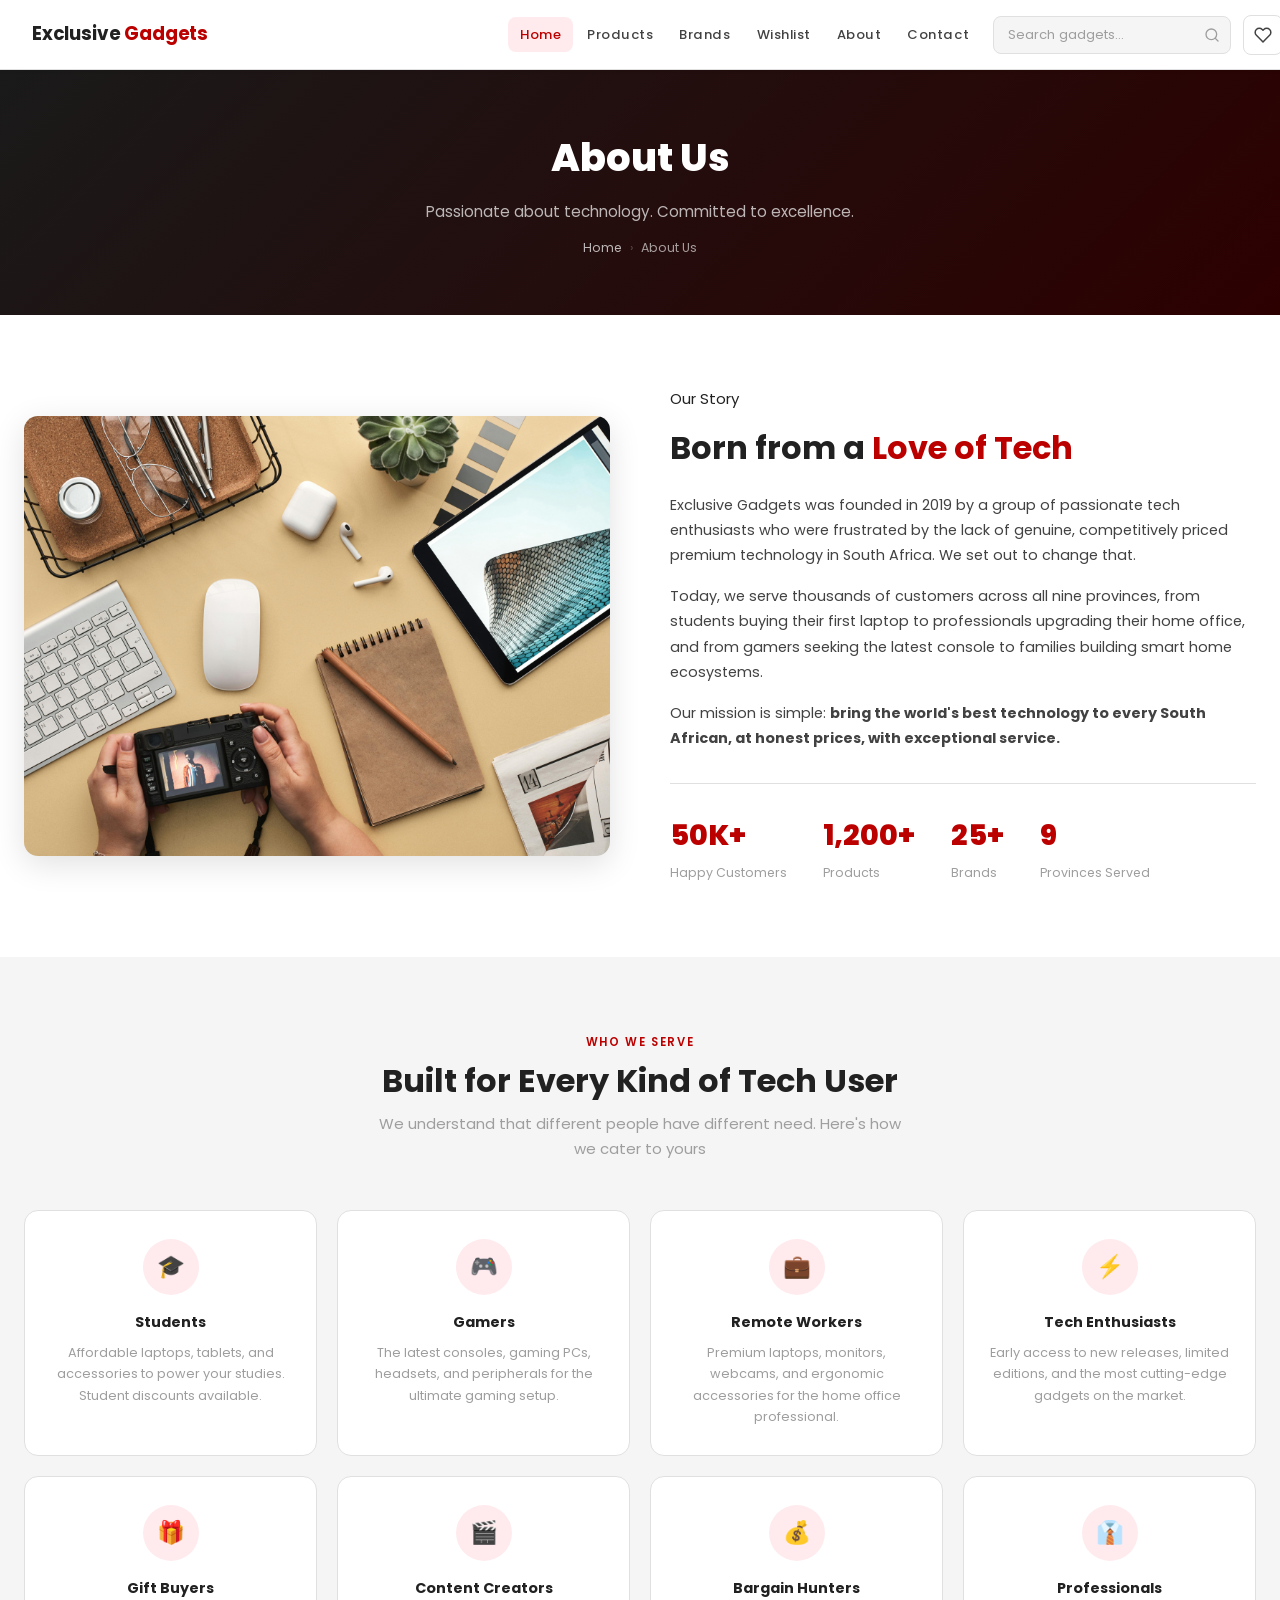
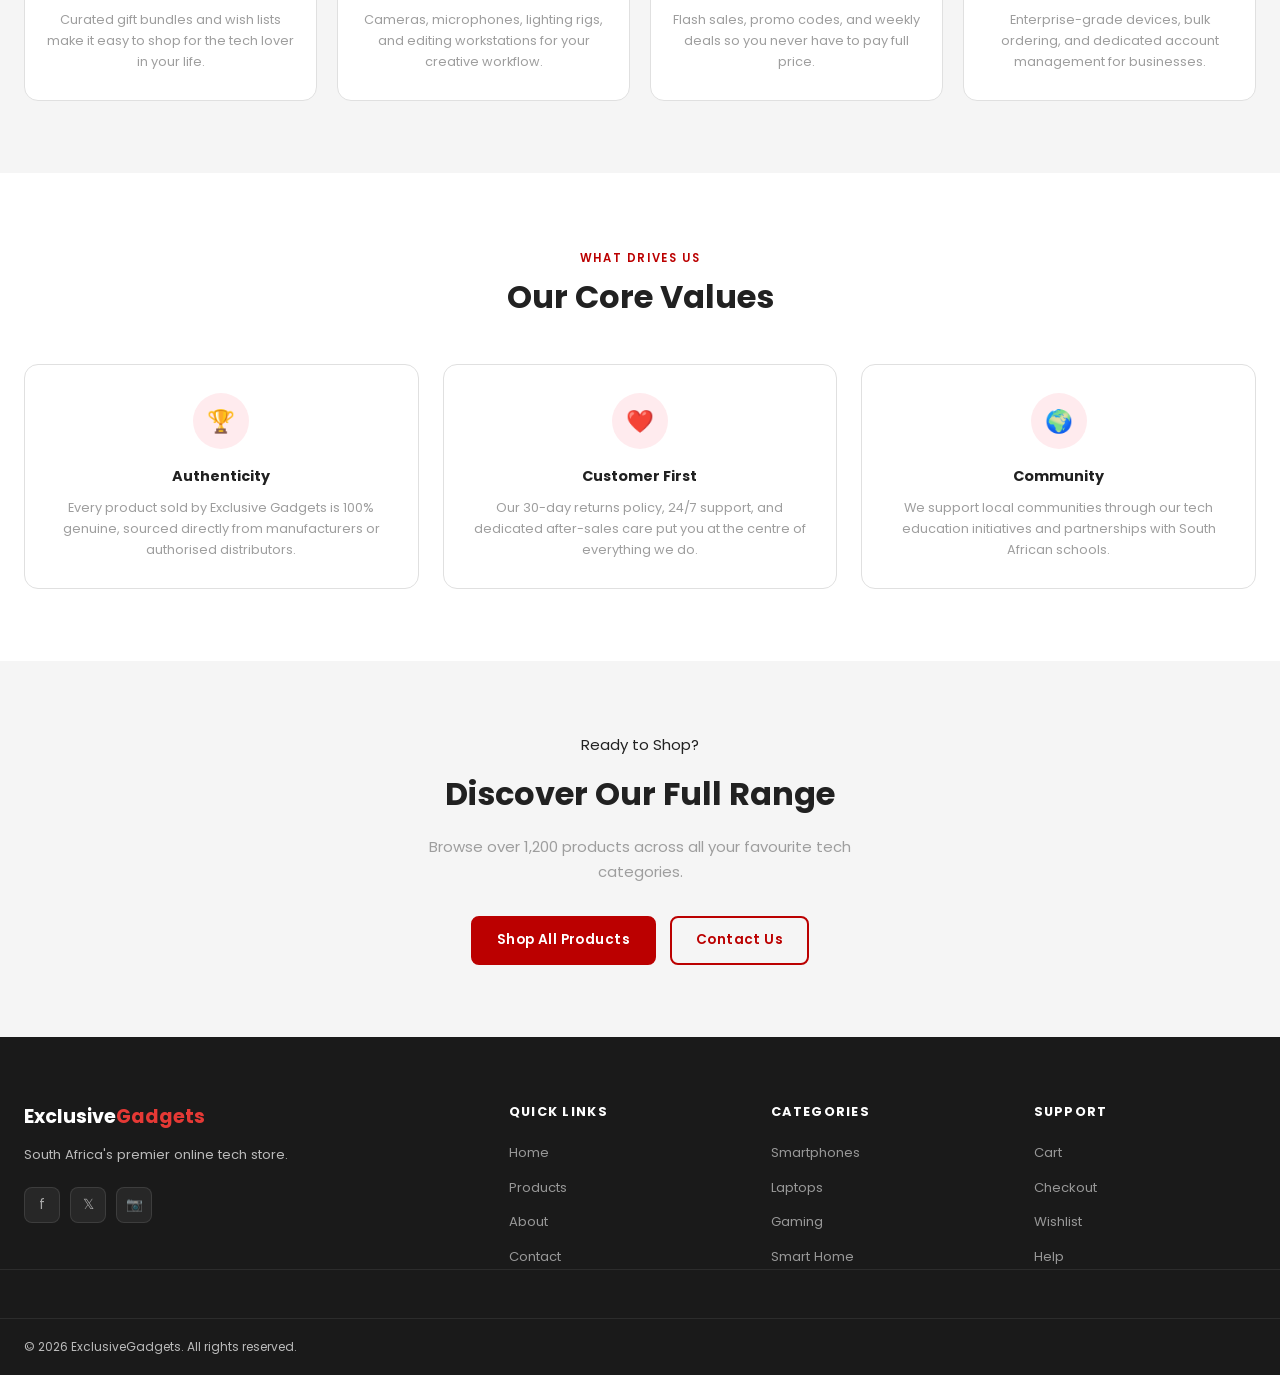
<file: About.html>
<!DOCTYPE html>

<html>
    <head>
        <link href="css/styles.css" rel="stylesheet">
        <meta name="viewport" content="width=device-width, initial-scale=1">
        <title>About Us | Exclusive Gadgets</title>
    </head>

    <body>
        <nav class="navbar">
            <!-- Logo -->
            <div class="nav-mark">
                <a href="home.html" class="nav-brand">Exclusive<span>Gadgets</span></a>
            </div>

            <!-- Right side: links + search + cart -->
            <div class="nav-right">
                <ul class="nav-links">
                    <li><a href="home.html"     class="active">Home</a></li>
                    <li><a href="Products.html">Products</a></li>
                    <li><a href="Brands.html">Brands</a></li>
                    <li><a href="Wishlist.html">Wishlist</a></li>
                    <li><a href="About.html">About</a></li>
                    <li><a href="Contact.html">Contact</a></li>
                </ul>

                <!-- Search bar -->
                <div class="nav-search">
                    <input type="text" placeholder="Search gadgets…" aria-label="Search products" />
                    <button aria-label="Search">
                        <svg width="16" height="16" viewBox="0 0 24 24" fill="none" stroke="currentColor" stroke-width="2" stroke-linecap="round" stroke-linejoin="round">
                            <circle cx="11" cy="11" r="8"/><line x1="21" y1="21" x2="16.65" y2="16.65"/>
                        </svg>
                    </button>
                </div>

                <!-- Wishlist icon -->
                <a href="Wishlist.html" class="nav-wishlist" aria-label="Wishlist">
                    <svg width="18" height="18" viewBox="0 0 24 24" fill="none" stroke="currentColor" stroke-width="2" stroke-linecap="round" stroke-linejoin="round">
                        <path d="M20.84 4.61a5.5 5.5 0 0 0-7.78 0L12 5.67l-1.06-1.06a5.5 5.5 0 0 0-7.78 7.78l1.06 1.06L12 21.23l7.78-7.78 1.06-1.06a5.5 5.5 0 0 0 0-7.78z"/>
                    </svg>
                </a>

                <!-- Cart icon -->
                <a href="Cart.html" class="nav-cart" aria-label="Shopping Cart">
                    <svg width="20" height="20" viewBox="0 0 24 24" fill="none" stroke="currentColor" stroke-width="2" stroke-linecap="round" stroke-linejoin="round">
                        <path d="M6 2 3 6v14a2 2 0 0 0 2 2h14a2 2 0 0 0 2-2V6l-3-4z"/>
                        <line x1="3" y1="6" x2="21" y2="6"/>
                        <path d="M16 10a4 4 0 0 1-8 0"/>
                    </svg>
                    <span class="cart-count">3</span>
                </a>
            </div>
        </nav>

        <div class="page-header">
            <h1>About Us</h1>
            <p>Passionate about technology. Committed to excellence.</p>
            <div class="breadcrumb">
                <a href="home.html">Home</a>
                <span class="breadcrumb-sep">›</span>
                <span>About Us</span>
            </div>
        </div>

        <main>

            <!-- Our Story -->
            <section class="section">
                <div class="container">
                    <div class="about-grid">
                        <div class="about-img">
                            <img
                                src="Images/products_background.jpg"
                                alt="Exclusive Gadgets team working on tech"
                            />
                        </div>
                        <div class="about-text">
                            <span class="eyebrow" style="display:block;margin-bottom:10px;">Our Story</span>
                            <h2>Born from a <span>Love of Tech</span></h2>
                            <p>
                                Exclusive Gadgets was founded in 2019 by a group of passionate tech enthusiasts who were
                                frustrated by the lack of genuine, competitively priced premium technology in South Africa.
                                We set out to change that.
                            </p>
                            <p>
                                Today, we serve thousands of customers across all nine provinces, from students buying
                                their first laptop to professionals upgrading their home office, and from gamers seeking
                                the latest console to families building smart home ecosystems.
                            </p>
                            <p>
                                Our mission is simple: <strong>bring the world's best technology to every South African,
                                at honest prices, with exceptional service.</strong>
                            </p>

                            <!-- Stats bar -->
                            <div class="stats-row">
                                <div class="stat-item"><strong>50K+</strong><span>Happy Customers</span></div>
                                <div class="stat-item"><strong>1,200+</strong><span>Products</span></div>
                                <div class="stat-item"><strong>25+</strong><span>Brands</span></div>
                                <div class="stat-item"><strong>9</strong><span>Provinces Served</span></div>
                            </div>
                        </div>
                    </div>
                </div>
            </section>

            <!-- Target Audiences -->
            <section class="section bg-light">
                <div class="container">
                    <div class="section-header">
                        <span class="eyebrow">Who We Serve</span>
                        <h2>Built for Every Kind of Tech User</h2>
                        <p>We understand that different people have different need. Here's how we cater to yours</p>
                    </div>
                    <div class="product-grid-4">
                        <div class="value-card">
                            <div class="value-icon">🎓</div>
                            <h4>Students</h4>
                            <p>Affordable laptops, tablets, and accessories to power your studies. Student discounts available.</p>
                        </div>
                        <div class="value-card">
                            <div class="value-icon">🎮</div>
                            <h4>Gamers</h4>
                            <p>The latest consoles, gaming PCs, headsets, and peripherals for the ultimate gaming setup.</p>
                        </div>
                        <div class="value-card">
                            <div class="value-icon">💼</div>
                            <h4>Remote Workers</h4>
                            <p>Premium laptops, monitors, webcams, and ergonomic accessories for the home office professional.</p>
                        </div>
                        <div class="value-card">
                            <div class="value-icon">⚡</div>
                            <h4>Tech Enthusiasts</h4>
                            <p>Early access to new releases, limited editions, and the most cutting-edge gadgets on the market.</p>
                        </div>
                    </div>
                    <div class="product-grid-4" style="margin-top:20px;">
                        <div class="value-card">
                            <div class="value-icon">🎁</div>
                            <h4>Gift Buyers</h4>
                            <p>Curated gift bundles and wish lists make it easy to shop for the tech lover in your life.</p>
                        </div>
                        <div class="value-card">
                            <div class="value-icon">🎬</div>
                            <h4>Content Creators</h4>
                            <p>Cameras, microphones, lighting rigs, and editing workstations for your creative workflow.</p>
                        </div>
                        <div class="value-card">
                            <div class="value-icon">💰</div>
                            <h4>Bargain Hunters</h4>
                            <p>Flash sales, promo codes, and weekly deals so you never have to pay full price.</p>
                        </div>
                        <div class="value-card">
                            <div class="value-icon">👔</div>
                            <h4>Professionals</h4>
                            <p>Enterprise-grade devices, bulk ordering, and dedicated account management for businesses.</p>
                        </div>
                    </div>
                </div>
            </section>

            <!-- Our Values -->
            <section class="section">
                <div class="container">
                    <div class="section-header">
                        <span class="eyebrow">What Drives Us</span>
                        <h2>Our Core Values</h2>
                    </div>
                    <div class="values-grid">
                        <div class="value-card">
                            <div class="value-icon">🏆</div>
                            <h4>Authenticity</h4>
                            <p>Every product sold by Exclusive Gadgets is 100% genuine, sourced directly from manufacturers or authorised distributors.</p>
                        </div>
                        <div class="value-card">
                            <div class="value-icon">❤️</div>
                            <h4>Customer First</h4>
                            <p>Our 30-day returns policy, 24/7 support, and dedicated after-sales care put you at the centre of everything we do.</p>
                        </div>
                        <div class="value-card">
                            <div class="value-icon">🌍</div>
                            <h4>Community</h4>
                            <p>We support local communities through our tech education initiatives and partnerships with South African schools.</p>
                        </div>
                    </div>
                </div>
            </section>

            <!-- CTA -->
            <section class="section bg-light">
                <div class="container text-center">
                    <span class="eyebrow">Ready to Shop?</span>
                    <h2 style="font-size:2rem;font-weight:700;margin-top:10px;">Discover Our Full Range</h2>
                    <p style="color:var(--gray-500);margin:14px auto 32px;max-width:480px;">
                        Browse over 1,200 products across all your favourite tech categories.
                    </p>
                    <div style="display:flex;justify-content:center;gap:14px;flex-wrap:wrap;">
                        <a href="Products.html" class="btn btn-primary">Shop All Products</a>
                        <a href="Contact.html" class="btn btn-outline">Contact Us</a>
                    </div>
                </div>
            </section>

        </main>

        <!-- FOOTER -->
        <footer>
            <div class="footer-grid">
                <div class="footer-brand">
                    <h2>Exclusive<span>Gadgets</span></h2>
                    <p>South Africa's premier online tech store.</p>
                    <div class="social-links">
                        <a href="#" class="social-link">f</a>
                        <a href="#" class="social-link">𝕏</a>
                        <a href="#" class="social-link">📷</a>
                    </div>
                </div>
                <div class="footer-col"><h4>Quick Links</h4><ul><li><a href="home.html">Home</a></li><li><a href="Products.html">Products</a></li><li><a href="About.html">About</a></li><li><a href="Contact.html">Contact</a></li></ul></div>
                <div class="footer-col"><h4>Categories</h4><ul><li><a href="Products.html#smartphones">Smartphones</a></li><li><a href="Products.html#laptops">Laptops</a></li><li><a href="Products.html#gaming">Gaming</a></li><li><a href="Products.html#smarthome">Smart Home</a></li></ul></div>
                <div class="footer-col"><h4>Support</h4><ul><li><a href="Cart.html">Cart</a></li><li><a href="Checkout.html">Checkout</a></li><li><a href="Wishlist.html">Wishlist</a></li><li><a href="Contact.html">Help</a></li></ul></div>
            </div>
            <div class="footer-bottom-wrap">
                <div class="footer-bottom container"><span>© 2026 ExclusiveGadgets. All rights reserved.</span></div>
            </div>
        </footer>

    </body>
</html>
</file>
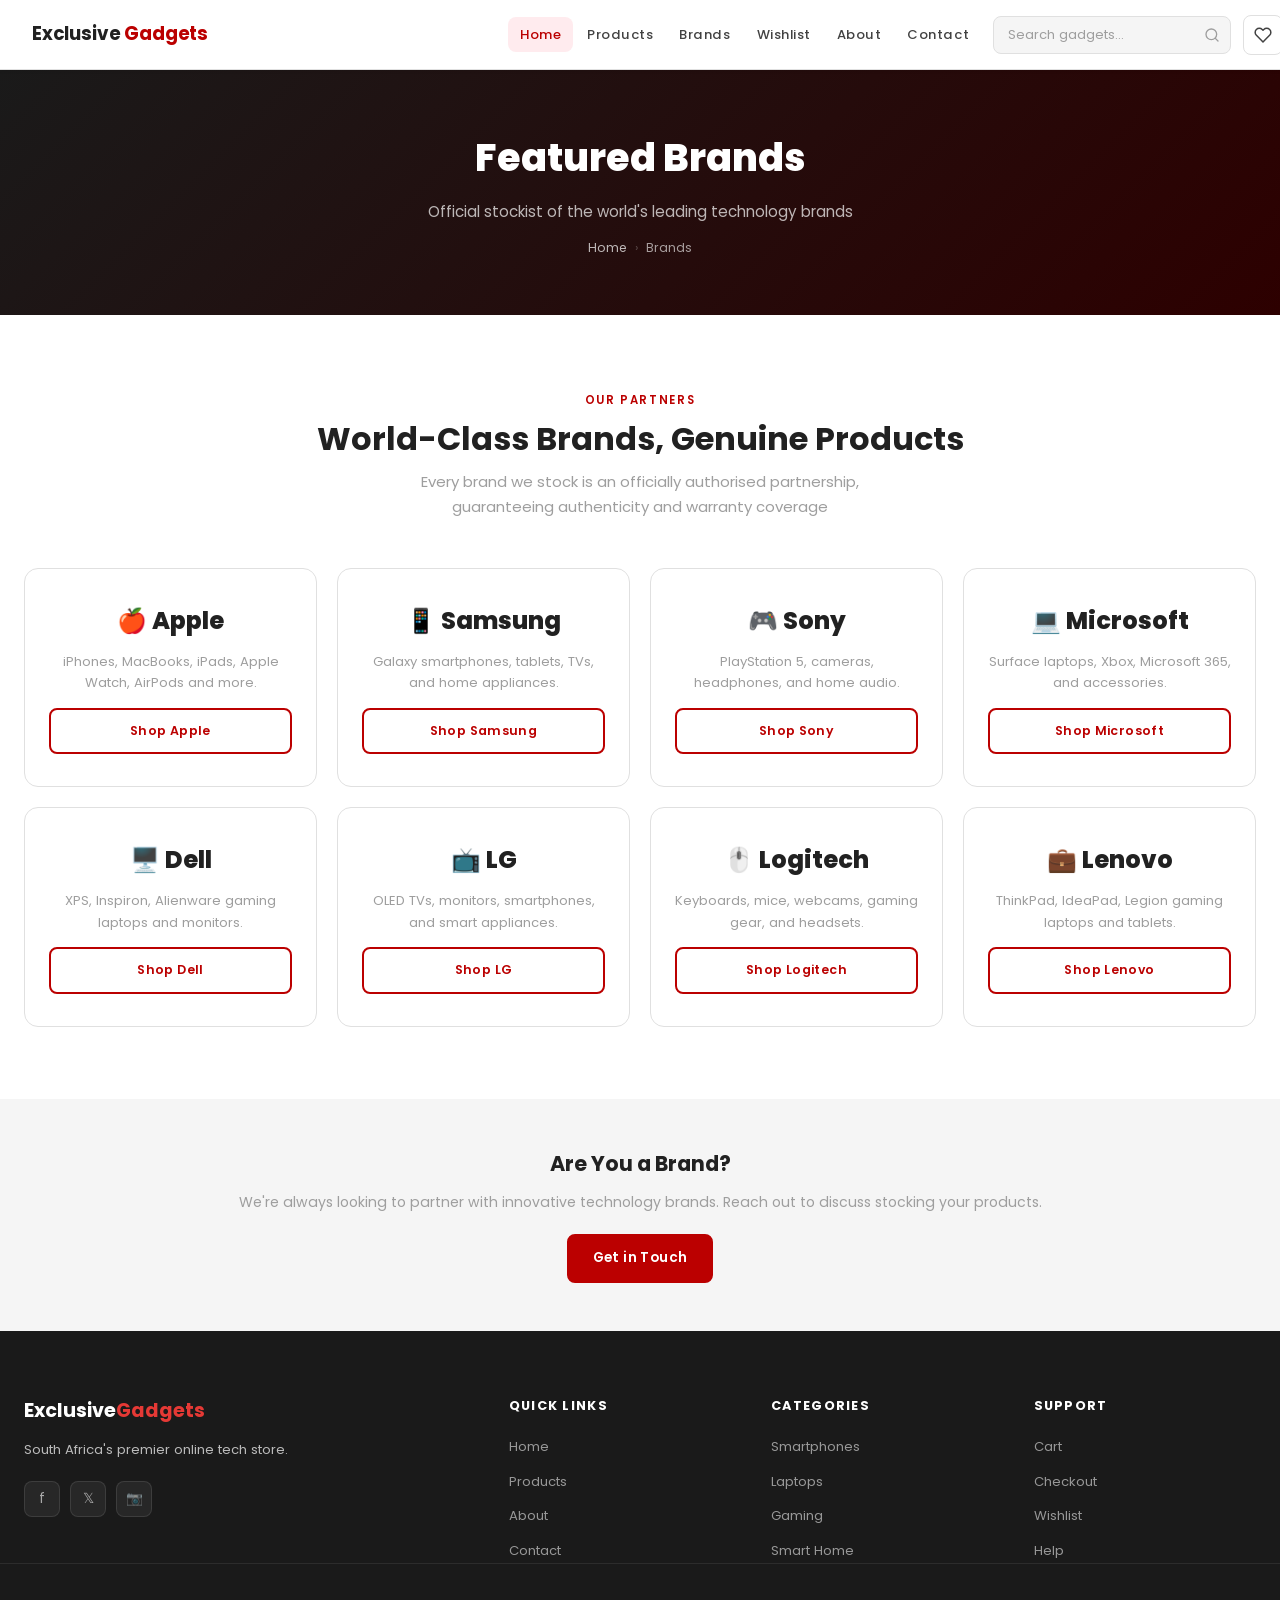
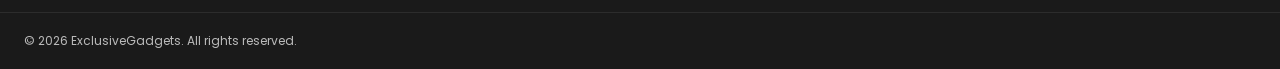
<file: Brands.html>
<!DOCTYPE html>

<html>
    <head>
        <link href="css/styles.css" rel="stylesheet">
        <meta name="viewport" content="width=device-width, initial-scale=1">
        <title>Brands | Exclusive Gadgets</title>
    </head>

    <body>
        <nav class="navbar">
            <!-- Logo -->
            <div class="nav-mark">
                <a href="home.html" class="nav-brand">Exclusive<span>Gadgets</span></a>
            </div>

            <!-- Right side: links + search + cart -->
            <div class="nav-right">
                <ul class="nav-links">
                    <li><a href="home.html"     class="active">Home</a></li>
                    <li><a href="Products.html">Products</a></li>
                    <li><a href="Brands.html">Brands</a></li>
                    <li><a href="Wishlist.html">Wishlist</a></li>
                    <li><a href="About.html">About</a></li>
                    <li><a href="Contact.html">Contact</a></li>
                </ul>

                <!-- Search bar -->
                <div class="nav-search">
                    <input type="text" placeholder="Search gadgets…" aria-label="Search products" />
                    <button aria-label="Search">
                        <svg width="16" height="16" viewBox="0 0 24 24" fill="none" stroke="currentColor" stroke-width="2" stroke-linecap="round" stroke-linejoin="round">
                            <circle cx="11" cy="11" r="8"/><line x1="21" y1="21" x2="16.65" y2="16.65"/>
                        </svg>
                    </button>
                </div>

                <!-- Wishlist icon -->
                <a href="Wishlist.html" class="nav-wishlist" aria-label="Wishlist">
                    <svg width="18" height="18" viewBox="0 0 24 24" fill="none" stroke="currentColor" stroke-width="2" stroke-linecap="round" stroke-linejoin="round">
                        <path d="M20.84 4.61a5.5 5.5 0 0 0-7.78 0L12 5.67l-1.06-1.06a5.5 5.5 0 0 0-7.78 7.78l1.06 1.06L12 21.23l7.78-7.78 1.06-1.06a5.5 5.5 0 0 0 0-7.78z"/>
                    </svg>
                </a>

                <!-- Cart icon -->
                <a href="Cart.html" class="nav-cart" aria-label="Shopping Cart">
                    <svg width="20" height="20" viewBox="0 0 24 24" fill="none" stroke="currentColor" stroke-width="2" stroke-linecap="round" stroke-linejoin="round">
                        <path d="M6 2 3 6v14a2 2 0 0 0 2 2h14a2 2 0 0 0 2-2V6l-3-4z"/>
                        <line x1="3" y1="6" x2="21" y2="6"/>
                        <path d="M16 10a4 4 0 0 1-8 0"/>
                    </svg>
                    <span class="cart-count">3</span>
                </a>
            </div>
        </nav>

        <div class="page-header">
            <h1>Featured Brands</h1>
            <p>Official stockist of the world's leading technology brands</p>
            <div class="breadcrumb">
            <a href="home.html">Home</a>
            <span class="breadcrumb-sep">›</span>
            <span>Brands</span>
            </div>
        </div>

        <main>
            <section class="section">
                <div class="container">
                    <div class="section-header">
                        <span class="eyebrow">Our Partners</span>
                        <h2>World-Class Brands, Genuine Products</h2>
                        <p>Every brand we stock is an officially authorised partnership, guaranteeing authenticity and warranty coverage</p>
                    </div>

                    <div class="product-grid-4">
                        <div class="brand-card">
                            <div class="brand-card-logo">🍎 Apple</div>
                            <p>iPhones, MacBooks, iPads, Apple Watch, AirPods and more.</p>
                            <a href="Products.html" class="btn btn-outline" style="margin-top:14px;width:100%;justify-content:center;font-size:.78rem;">Shop Apple</a>
                        </div>
                        <div class="brand-card">
                            <div class="brand-card-logo">📱 Samsung</div>
                            <p>Galaxy smartphones, tablets, TVs, and home appliances.</p>
                            <a href="Products.html" class="btn btn-outline" style="margin-top:14px;width:100%;justify-content:center;font-size:.78rem;">Shop Samsung</a>
                        </div>
                        <div class="brand-card">
                            <div class="brand-card-logo">🎮 Sony</div>
                            <p>PlayStation 5, cameras, headphones, and home audio.</p>
                            <a href="Products.html" class="btn btn-outline" style="margin-top:14px;width:100%;justify-content:center;font-size:.78rem;">Shop Sony</a>
                        </div>
                        <div class="brand-card">
                            <div class="brand-card-logo">💻 Microsoft</div>
                            <p>Surface laptops, Xbox, Microsoft 365, and accessories.</p>
                            <a href="Products.html" class="btn btn-outline" style="margin-top:14px;width:100%;justify-content:center;font-size:.78rem;">Shop Microsoft</a>
                        </div>
                        <div class="brand-card">
                            <div class="brand-card-logo">🖥️ Dell</div>
                            <p>XPS, Inspiron, Alienware gaming laptops and monitors.</p>
                            <a href="Products.html" class="btn btn-outline" style="margin-top:14px;width:100%;justify-content:center;font-size:.78rem;">Shop Dell</a>
                        </div>
                        <div class="brand-card">
                            <div class="brand-card-logo">📺 LG</div>
                            <p>OLED TVs, monitors, smartphones, and smart appliances.</p>
                            <a href="Products.html" class="btn btn-outline" style="margin-top:14px;width:100%;justify-content:center;font-size:.78rem;">Shop LG</a>
                        </div>
                        <div class="brand-card">
                            <div class="brand-card-logo">🖱️ Logitech</div>
                            <p>Keyboards, mice, webcams, gaming gear, and headsets.</p>
                            <a href="Products.html" class="btn btn-outline" style="margin-top:14px;width:100%;justify-content:center;font-size:.78rem;">Shop Logitech</a>
                        </div>
                        <div class="brand-card">
                            <div class="brand-card-logo">💼 Lenovo</div>
                            <p>ThinkPad, IdeaPad, Legion gaming laptops and tablets.</p>
                            <a href="Products.html" class="btn btn-outline" style="margin-top:14px;width:100%;justify-content:center;font-size:.78rem;">Shop Lenovo</a>
                        </div>
                    </div>
                </div>
            </section>

                <!-- Become a partner CTA -->
            <section class="section-sm bg-light">
                <div class="container text-center">
                    <h3 style="font-size:1.3rem;font-weight:700;margin-bottom:10px;">Are You a Brand?</h3>
                    <p style="color:var(--gray-500);margin-bottom:20px;font-size:.88rem;">
                        We're always looking to partner with innovative technology brands. Reach out to discuss stocking your products.
                    </p>
                    <a href="Contact.html" class="btn btn-primary">Get in Touch</a>
                </div>
            </section>
        </main>

        <!-- FOOTER -->
        <footer>
            <div class="footer-grid">
                <div class="footer-brand">
                    <h2>Exclusive<span>Gadgets</span></h2>
                    <p>South Africa's premier online tech store.</p>
                    <div class="social-links">
                        <a href="#" class="social-link">f</a>
                        <a href="#" class="social-link">𝕏</a>
                        <a href="#" class="social-link">📷</a>
                    </div>
                </div>
                <div class="footer-col"><h4>Quick Links</h4><ul><li><a href="home.html">Home</a></li><li><a href="Products.html">Products</a></li><li><a href="About.html">About</a></li><li><a href="Contact.html">Contact</a></li></ul></div>
                <div class="footer-col"><h4>Categories</h4><ul><li><a href="Products.html#smartphones">Smartphones</a></li><li><a href="Products.html#laptops">Laptops</a></li><li><a href="Products.html#gaming">Gaming</a></li><li><a href="Products.html#smarthome">Smart Home</a></li></ul></div>
                <div class="footer-col"><h4>Support</h4><ul><li><a href="Cart.html">Cart</a></li><li><a href="Checkout.html">Checkout</a></li><li><a href="Wishlist.html">Wishlist</a></li><li><a href="Contact.html">Help</a></li></ul></div>
            </div>
            <div class="footer-bottom-wrap">
                <div class="footer-bottom container"><span>© 2026 ExclusiveGadgets. All rights reserved.</span></div>
            </div>
        </footer>

    </body>
</html>
</file>
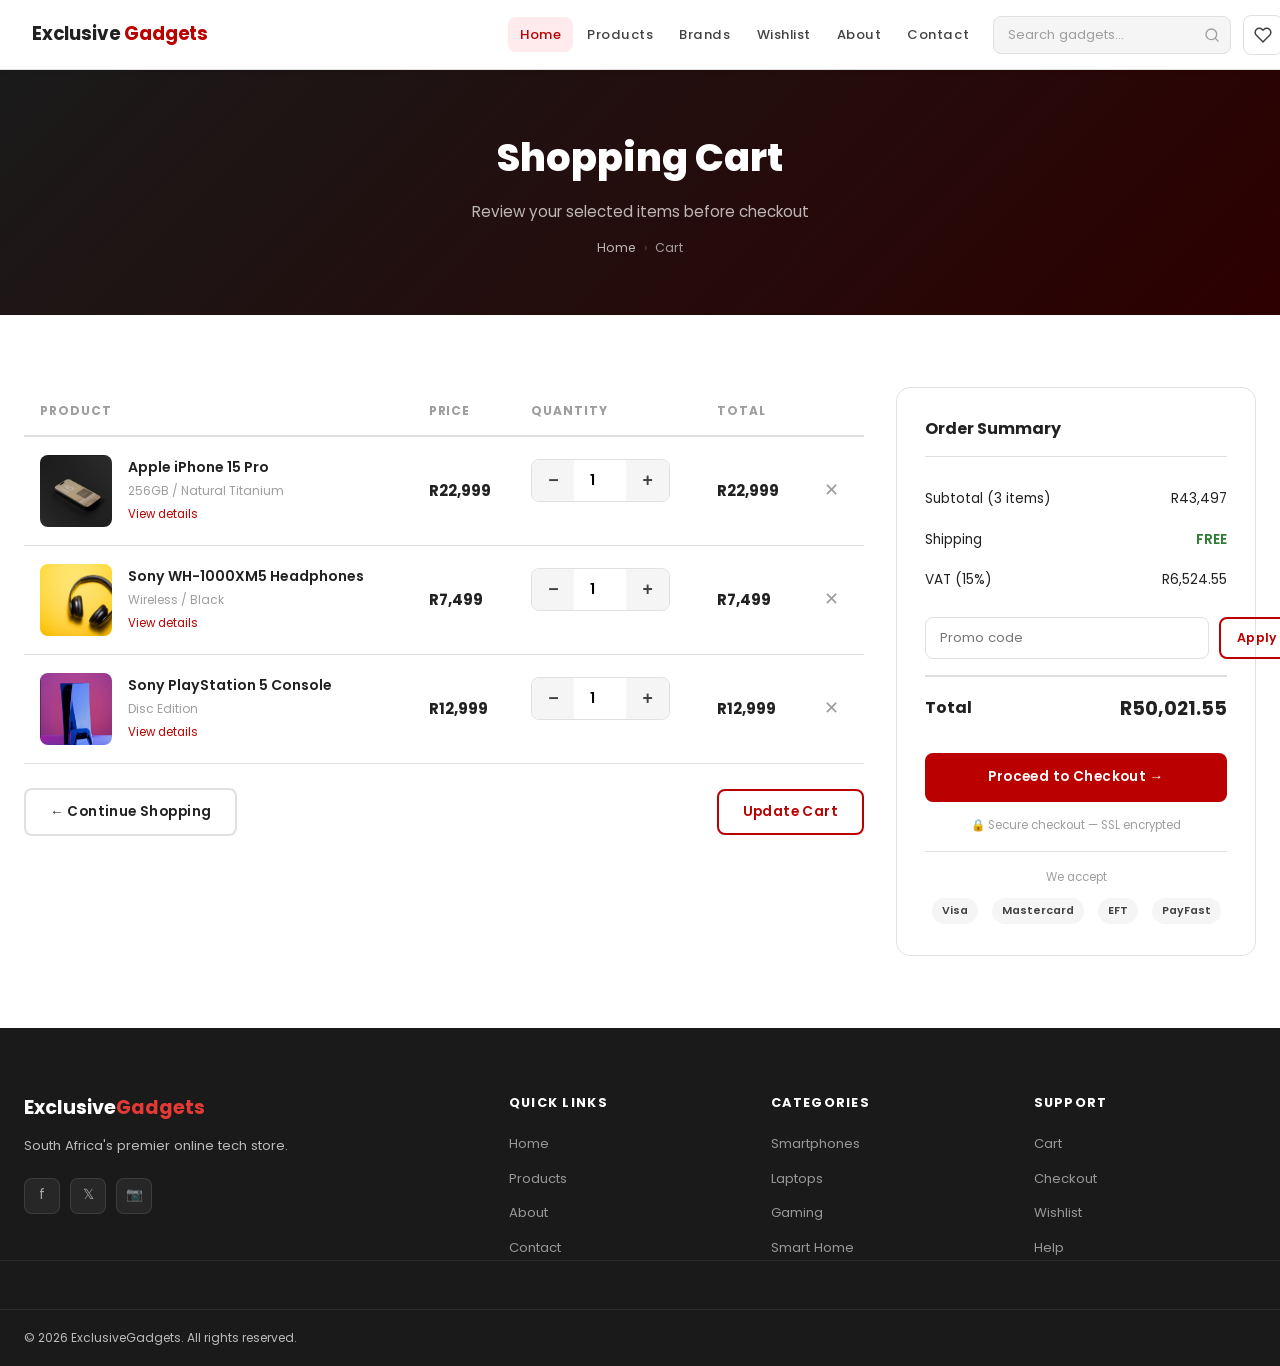
<file: Cart.html>
<!DOCTYPE html>

<html>
    <head>
        <link href="css/styles.css" rel="stylesheet">
        <meta name="viewport" content="width=device-width, initial-scale=1">
        <title>Contact Us | Exclusive Gadgets</title>
    </head>

    <body>
        <nav class="navbar">
            <!-- Logo -->
            <div class="nav-mark">
                <a href="home.html" class="nav-brand">Exclusive<span>Gadgets</span></a>
            </div>

            <!-- Right side: links + search + cart -->
            <div class="nav-right">
                <ul class="nav-links">
                    <li><a href="home.html"     class="active">Home</a></li>
                    <li><a href="Products.html">Products</a></li>
                    <li><a href="Brands.html">Brands</a></li>
                    <li><a href="Wishlist.html">Wishlist</a></li>
                    <li><a href="About.html">About</a></li>
                    <li><a href="Contact.html">Contact</a></li>
                </ul>

                <!-- Search bar -->
                <div class="nav-search">
                    <input type="text" placeholder="Search gadgets…" aria-label="Search products" />
                    <button aria-label="Search">
                        <svg width="16" height="16" viewBox="0 0 24 24" fill="none" stroke="currentColor" stroke-width="2" stroke-linecap="round" stroke-linejoin="round">
                            <circle cx="11" cy="11" r="8"/><line x1="21" y1="21" x2="16.65" y2="16.65"/>
                        </svg>
                    </button>
                </div>

                <!-- Wishlist icon -->
                <a href="Wishlist.html" class="nav-wishlist" aria-label="Wishlist">
                    <svg width="18" height="18" viewBox="0 0 24 24" fill="none" stroke="currentColor" stroke-width="2" stroke-linecap="round" stroke-linejoin="round">
                        <path d="M20.84 4.61a5.5 5.5 0 0 0-7.78 0L12 5.67l-1.06-1.06a5.5 5.5 0 0 0-7.78 7.78l1.06 1.06L12 21.23l7.78-7.78 1.06-1.06a5.5 5.5 0 0 0 0-7.78z"/>
                    </svg>
                </a>

                <!-- Cart icon -->
                <a href="Cart.html" class="nav-cart" aria-label="Shopping Cart">
                    <svg width="20" height="20" viewBox="0 0 24 24" fill="none" stroke="currentColor" stroke-width="2" stroke-linecap="round" stroke-linejoin="round">
                        <path d="M6 2 3 6v14a2 2 0 0 0 2 2h14a2 2 0 0 0 2-2V6l-3-4z"/>
                        <line x1="3" y1="6" x2="21" y2="6"/>
                        <path d="M16 10a4 4 0 0 1-8 0"/>
                    </svg>
                    <span class="cart-count">3</span>
                </a>
            </div>
        </nav>

        <div class="page-header">
            <h1>Shopping Cart</h1>
            <p>Review your selected items before checkout</p>
            <div class="breadcrumb">
                <a href="home.html">Home</a>
                <span class="breadcrumb-sep">›</span>
                <span>Cart</span>
            </div>
        </div>

        <main>
            <section class="section">
                <div class="container">
                    <div class="cart-layout">

                        <!-- Left: Cart Items Table -->
                        <div>
                            <table class="cart-table">
                                <thead>
                                    <tr>
                                        <th>Product</th>
                                        <th>Price</th>
                                        <th>Quantity</th>
                                        <th>Total</th>
                                        <th></th>
                                    </tr>
                                </thead>
                                <tbody>
                                    <!-- Item 1 -->
                                    <tr>
                                        <td>
                                            <div class="cart-product-cell">
                                                <img
                                                    class="cart-product-img"
                                                    src="Images/Iphe 15 pro max.png"
                                                    alt="iPhone 15 Pro"
                                                />
                                                <div>
                                                    <div class="cart-product-name">Apple iPhone 15 Pro</div>
                                                    <div class="cart-product-variant">256GB / Natural Titanium</div>
                                                    <a href="Product details.html" style="font-size:.72rem;color:var(--scarlet);">View details</a>
                                                </div>
                                            </div>
                                        </td>
                                        <td><span class="price-current" style="font-size:.95rem;">R22,999</span></td>
                                        <td>
                                            <div class="quantity-selector">
                                                <button type="button">−</button>
                                                <input type="number" value="1" min="1" max="10" />
                                                <button type="button">+</button>
                                            </div>
                                        </td>
                                        <td><span class="price-current" style="font-size:.95rem;">R22,999</span></td>
                                        <td><button class="cart-remove" aria-label="Remove item">✕</button></td>
                                    </tr>
                                    <!-- Item 2 -->
                                    <tr>
                                        <td>
                                            <div class="cart-product-cell">
                                                <img
                                                    class="cart-product-img"
                                                    src="Images/Sony headphones.png"
                                                    alt="Sony WH-1000XM5"
                                                />
                                                <div>
                                                    <div class="cart-product-name">Sony WH-1000XM5 Headphones</div>
                                                    <div class="cart-product-variant">Wireless / Black</div>
                                                    <a href="Product details.html" style="font-size:.72rem;color:var(--scarlet);">View details</a>
                                                </div>
                                            </div>
                                        </td>
                                        <td><span class="price-current" style="font-size:.95rem;">R7,499</span></td>
                                        <td>
                                            <div class="quantity-selector">
                                                <button type="button">−</button>
                                                <input type="number" value="1" min="1" max="10" />
                                                <button type="button">+</button>
                                            </div>
                                        </td>
                                        <td><span class="price-current" style="font-size:.95rem;">R7,499</span></td>
                                        <td><button class="cart-remove" aria-label="Remove item">✕</button></td>
                                    </tr>
                                    <!-- Item 3 -->
                                    <tr>
                                        <td>
                                            <div class="cart-product-cell">
                                                <img
                                                    class="cart-product-img"
                                                    src="Images/ps5.png"
                                                    alt="PlayStation 5"
                                                />
                                                <div>
                                                    <div class="cart-product-name">Sony PlayStation 5 Console</div>
                                                    <div class="cart-product-variant">Disc Edition</div>
                                                    <a href="Product details.html" style="font-size:.72rem;color:var(--scarlet);">View details</a>
                                                </div>
                                            </div>
                                        </td>
                                        <td><span class="price-current" style="font-size:.95rem;">R12,999</span></td>
                                        <td>
                                            <div class="quantity-selector">
                                                <button type="button">−</button>
                                                <input type="number" value="1" min="1" max="10" />
                                                <button type="button">+</button>
                                            </div>
                                        </td>
                                        <td><span class="price-current" style="font-size:.95rem;">R12,999</span></td>
                                        <td><button class="cart-remove" aria-label="Remove item">✕</button></td>
                                    </tr>
                                </tbody>
                            </table>

                            <!-- Cart actions -->
                            <div style="display:flex;justify-content:space-between;align-items:center;margin-top:24px;">
                                <a href="Products.html" class="btn btn-light">← Continue Shopping</a>
                                <button class="btn btn-outline">Update Cart</button>
                            </div>
                        </div>

                        <!-- Right: Order Summary -->
                        <div class="order-summary-card">
                            <h3>Order Summary</h3>

                            <div class="summary-row">
                                <span>Subtotal (3 items)</span>
                                <span>R43,497</span>
                            </div>
                            <div class="summary-row">
                                <span>Shipping</span>
                                <span style="color:#2E7D32;font-weight:600;">FREE</span>
                            </div>
                            <div class="summary-row">
                                <span>VAT (15%)</span>
                                <span>R6,524.55</span>
                            </div>

                            <!-- Promo code -->
                            <div class="promo-input">
                                <input type="text" placeholder="Promo code" aria-label="Promo code" />
                                <button class="btn btn-outline" style="padding:10px 16px;font-size:.78rem;">Apply</button>
                            </div>

                            <div class="summary-row total">
                                <span>Total</span>
                                <span class="price-current">R50,021.55</span>
                            </div>

                            <a href="Checkout.html" class="btn btn-primary" style="width:100%;justify-content:center;margin-top:20px;">
                                Proceed to Checkout →
                            </a>
                            <div style="text-align:center;margin-top:14px;font-size:.72rem;color:var(--gray-500);">
                                🔒 Secure checkout — SSL encrypted
                            </div>

                            <!-- Accepted payments -->
                            <div style="border-top:1px solid var(--gray-300);margin-top:16px;padding-top:16px;">
                                <p style="font-size:.72rem;color:var(--gray-500);text-align:center;margin-bottom:8px;">We accept</p>
                                <div style="display:flex;justify-content:center;gap:8px;flex-wrap:wrap;">
                                    <span class="tag">Visa</span>
                                    <span class="tag">Mastercard</span>
                                    <span class="tag">EFT</span>
                                    <span class="tag">PayFast</span>
                                </div>
                            </div>
                        </div>

                    </div>
                </div>
            </section>
        </main>

        <footer>
            <div class="footer-grid">
                <div class="footer-brand">
                    <h2>Exclusive<span>Gadgets</span></h2>
                    <p>South Africa's premier online tech store.</p>
                    <div class="social-links">
                        <a href="#" class="social-link">f</a>
                        <a href="#" class="social-link">𝕏</a>
                        <a href="#" class="social-link">📷</a>
                    </div>
                </div>
                <div class="footer-col"><h4>Quick Links</h4><ul><li><a href="home.html">Home</a></li><li><a href="Products.html">Products</a></li><li><a href="About.html">About</a></li><li><a href="Contact.html">Contact</a></li></ul></div>
                <div class="footer-col"><h4>Categories</h4><ul><li><a href="Products.html#smartphones">Smartphones</a></li><li><a href="Products.html#laptops">Laptops</a></li><li><a href="Products.html#gaming">Gaming</a></li><li><a href="Products.html#smarthome">Smart Home</a></li></ul></div>
                <div class="footer-col"><h4>Support</h4><ul><li><a href="Cart.html">Cart</a></li><li><a href="Checkout.html">Checkout</a></li><li><a href="Wishlist.html">Wishlist</a></li><li><a href="Contact.html">Help</a></li></ul></div>
            </div>
            <div class="footer-bottom-wrap">
                <div class="footer-bottom container"><span>© 2026 ExclusiveGadgets. All rights reserved.</span></div>
            </div>
        </footer>
    </body>
</html>
</file>
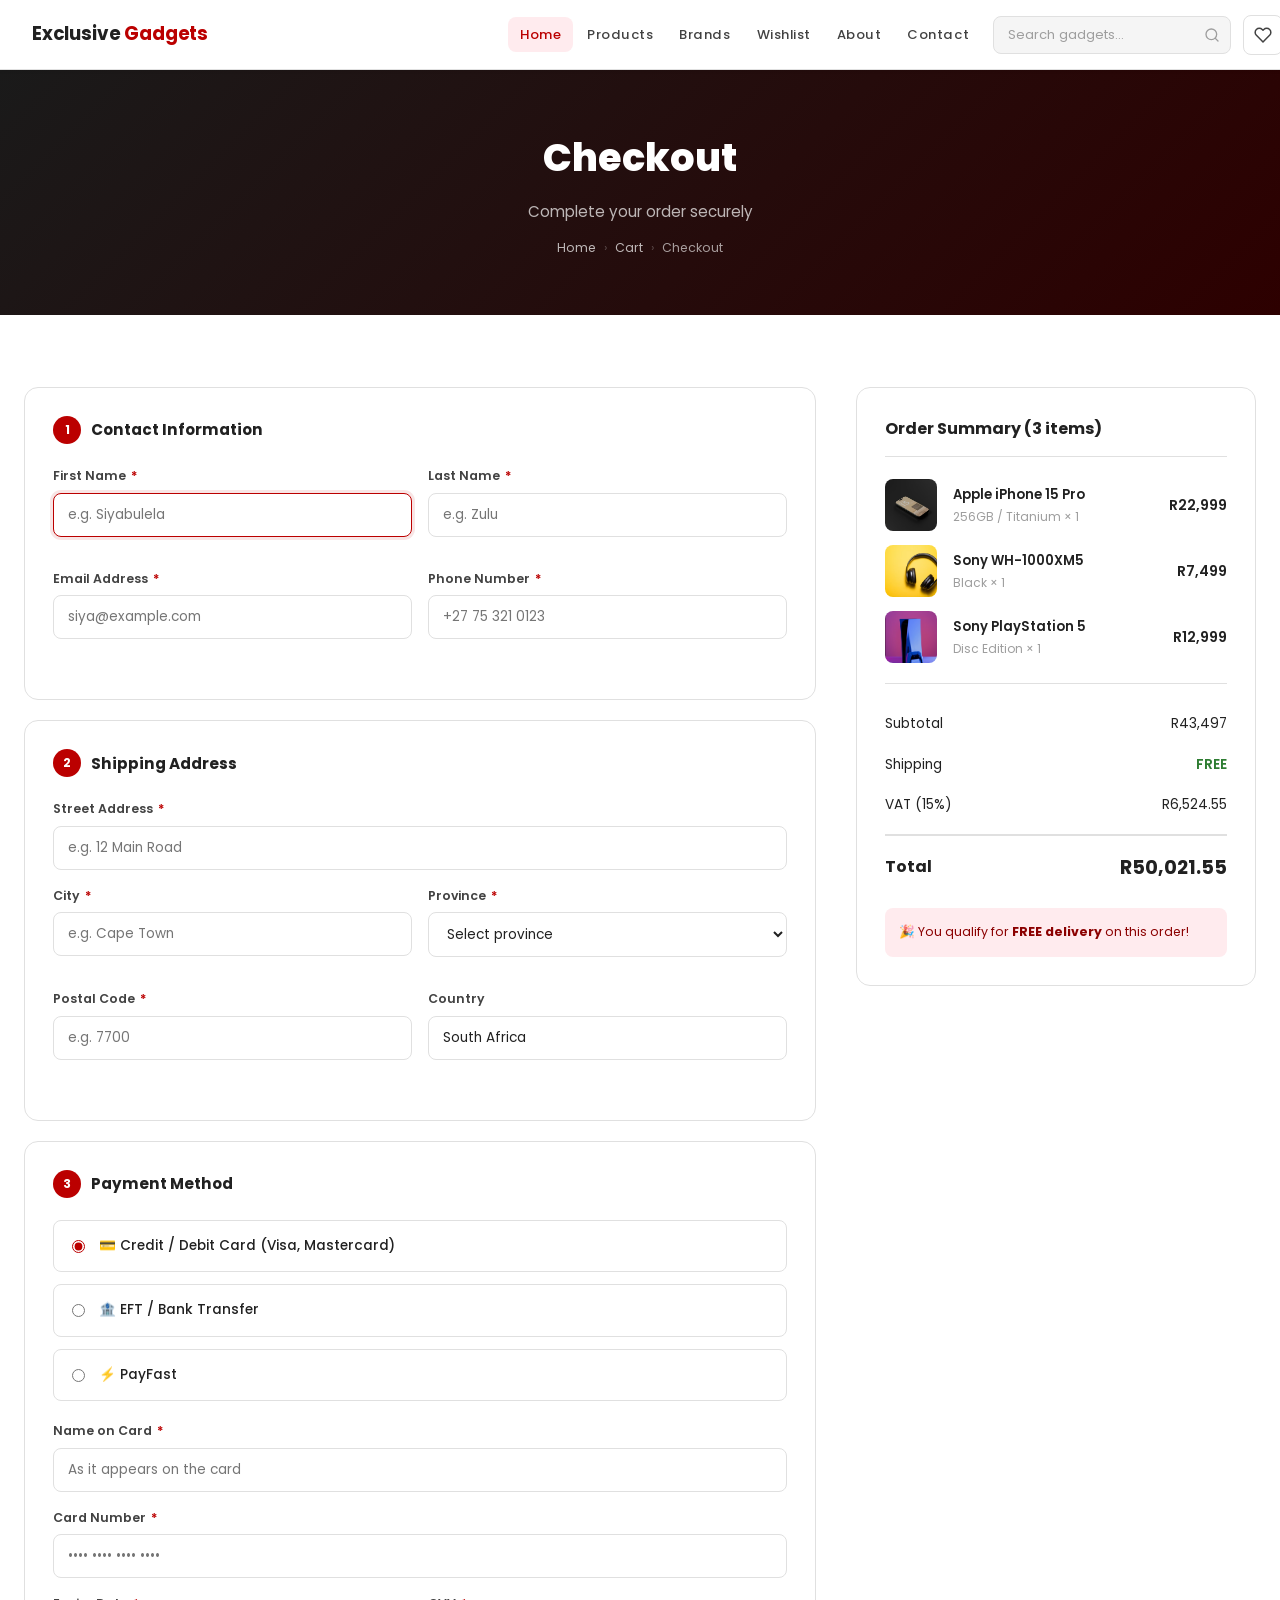
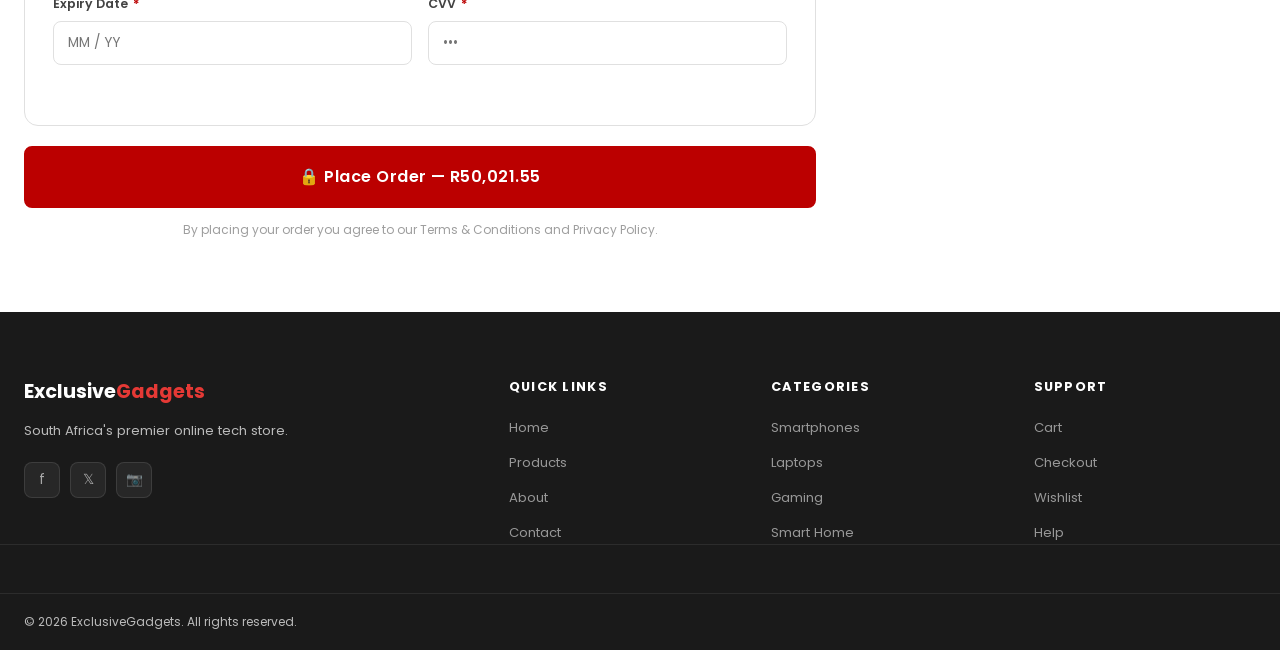
<file: Checkout.html>
<!DOCTYPE html>

<html>
    <head>
        <link href="css/styles.css" rel="stylesheet">
        <meta name="viewport" content="width=device-width, initial-scale=1">
        <title>Checkout | Exclusive Gadgets</title>
    </head>

    <body>
        <nav class="navbar">
            <!-- Logo -->
            <div class="nav-mark">
                <a href="home.html" class="nav-brand">Exclusive<span>Gadgets</span></a>
            </div>

            <!-- Right side: links + search + cart -->
            <div class="nav-right">
                <ul class="nav-links">
                    <li><a href="home.html"     class="active">Home</a></li>
                    <li><a href="Products.html">Products</a></li>
                    <li><a href="Brands.html">Brands</a></li>
                    <li><a href="Wishlist.html">Wishlist</a></li>
                    <li><a href="About.html">About</a></li>
                    <li><a href="Contact.html">Contact</a></li>
                </ul>

                <!-- Search bar -->
                <div class="nav-search">
                    <input type="text" placeholder="Search gadgets…" aria-label="Search products" />
                    <button aria-label="Search">
                        <svg width="16" height="16" viewBox="0 0 24 24" fill="none" stroke="currentColor" stroke-width="2" stroke-linecap="round" stroke-linejoin="round">
                            <circle cx="11" cy="11" r="8"/><line x1="21" y1="21" x2="16.65" y2="16.65"/>
                        </svg>
                    </button>
                </div>

                <!-- Wishlist icon -->
                <a href="Wishlist.html" class="nav-wishlist" aria-label="Wishlist">
                    <svg width="18" height="18" viewBox="0 0 24 24" fill="none" stroke="currentColor" stroke-width="2" stroke-linecap="round" stroke-linejoin="round">
                        <path d="M20.84 4.61a5.5 5.5 0 0 0-7.78 0L12 5.67l-1.06-1.06a5.5 5.5 0 0 0-7.78 7.78l1.06 1.06L12 21.23l7.78-7.78 1.06-1.06a5.5 5.5 0 0 0 0-7.78z"/>
                    </svg>
                </a>

                <!-- Cart icon -->
                <a href="Cart.html" class="nav-cart" aria-label="Shopping Cart">
                    <svg width="20" height="20" viewBox="0 0 24 24" fill="none" stroke="currentColor" stroke-width="2" stroke-linecap="round" stroke-linejoin="round">
                        <path d="M6 2 3 6v14a2 2 0 0 0 2 2h14a2 2 0 0 0 2-2V6l-3-4z"/>
                        <line x1="3" y1="6" x2="21" y2="6"/>
                        <path d="M16 10a4 4 0 0 1-8 0"/>
                    </svg>
                    <span class="cart-count">3</span>
                </a>
            </div>
        </nav>

        <div class="page-header">
            <h1>Checkout</h1>
            <p>Complete your order securely</p>
            <div class="breadcrumb">
                <a href="home.html">Home</a>
                <span class="breadcrumb-sep">›</span>
                <a href="Cart.html">Cart</a>
                <span class="breadcrumb-sep">›</span>
                <span>Checkout</span>
            </div>
        </div>

        <main>
            <section class="section">
                <div class="container">
                    <div class="checkout-layout">

                    <!-- Left: Checkout form -->
                    <div>
                        <!-- Step 1: Contact info -->
                        <div class="checkout-section">
                            <h3><span class="step-num">1</span> Contact Information</h3>
                            <div class="form-row">
                                <div class="form-group">
                                    <label for="first-name">First Name <span class="required">*</span></label>
                                    <input type="text" id="first-name" name="first-name" placeholder="e.g. Siyabulela" required autofocus />
                                </div>
                                <div class="form-group">
                                    <label for="last-name">Last Name <span class="required">*</span></label>
                                    <input type="text" id="last-name" name="last-name" placeholder="e.g. Zulu" required />
                                </div>
                            </div>
                            <div class="form-row">
                                <div class="form-group">
                                    <label for="email">Email Address <span class="required">*</span></label>
                                    <input type="email" id="email" name="email" placeholder="siya@example.com" required />
                                </div>
                                <div class="form-group">
                                    <label for="phone">Phone Number <span class="required">*</span></label>
                                    <input type="tel" id="phone" name="phone" placeholder="+27 75 321 0123" required />
                                </div>
                            </div>
                        </div>

                        <!-- Step 2: Shipping Address -->
                        <div class="checkout-section">
                            <h3><span class="step-num">2</span> Shipping Address</h3>
                            <div class="form-group">
                                <label for="address">Street Address <span class="required">*</span></label>
                                <input type="text" id="address" name="address" placeholder="e.g. 12 Main Road" required />
                            </div>
                            <div class="form-row">
                                <div class="form-group">
                                    <label for="city">City <span class="required">*</span></label>
                                    <input type="text" id="city" name="city" placeholder="e.g. Cape Town" required />
                                </div>
                                <div class="form-group">
                                    <label for="province">Province <span class="required">*</span></label>
                                    <select id="province" name="province" required>
                                        <option value="" disabled selected>Select province</option>
                                        <option>Western Cape</option>
                                        <option>Gauteng</option>
                                        <option>KwaZulu-Natal</option>
                                        <option>Eastern Cape</option>
                                        <option>Free State</option>
                                        <option>Mpumalanga</option>
                                        <option>Limpopo</option>
                                        <option>North West</option>
                                        <option>Northern Cape</option>
                                    </select>
                                </div>
                            </div>
                            <div class="form-row">
                                <div class="form-group">
                                    <label for="postal">Postal Code <span class="required">*</span></label>
                                    <input type="text" id="postal" name="postal" placeholder="e.g. 7700" required />
                                </div>
                                <div class="form-group">
                                    <label for="country">Country</label>
                                    <input type="text" id="country" name="country" value="South Africa" readonly />
                                </div>
                            </div>
                        </div>

                        <!-- Step 3: Payment Method -->
                        <div class="checkout-section">
                            <h3><span class="step-num">3</span> Payment Method</h3>
                            <div class="payment-methods">
                                <label class="payment-option">
                                    <input type="radio" name="payment" value="card" checked />
                                    <span>💳 Credit / Debit Card (Visa, Mastercard)</span>
                                </label>
                                <label class="payment-option">
                                    <input type="radio" name="payment" value="eft" />
                                    <span>🏦 EFT / Bank Transfer</span>
                                </label>
                                <label class="payment-option">
                                    <input type="radio" name="payment" value="payfast" />
                                    <span>⚡ PayFast</span>
                                </label>
                            </div>

                            <!-- Card fields -->
                            <div style="margin-top:20px;">
                                <div class="form-group">
                                    <label for="card-name">Name on Card <span class="required">*</span></label>
                                    <input type="text" id="card-name" name="card-name" placeholder="As it appears on the card" required />
                                </div>
                                <div class="form-group">
                                    <label for="card-number">Card Number <span class="required">*</span></label>
                                    <input type="text" id="card-number" name="card-number" placeholder="•••• •••• •••• ••••" required />
                                </div>
                                <div class="form-row">
                                    <div class="form-group">
                                        <label for="expiry">Expiry Date <span class="required">*</span></label>
                                        <input type="text" id="expiry" name="expiry" placeholder="MM / YY" required />
                                    </div>
                                    <div class="form-group">
                                        <label for="cvv">CVV <span class="required">*</span></label>
                                        <input type="text" id="cvv" name="cvv" placeholder="•••" required />
                                    </div>
                                </div>
                            </div>
                        </div>

                        <!-- Submit button -->
                        <a href="Order Confirmation.html" class="btn btn-primary" style="width:100%;justify-content:center;padding:16px;font-size:1rem;">
                            🔒 Place Order — R50,021.55
                        </a>
                        <p style="font-size:.75rem;color:var(--gray-500);text-align:center;margin-top:12px;">
                            By placing your order you agree to our Terms & Conditions and Privacy Policy.
                        </p>
                    </div>

                    <!-- Right: Order Summary -->
                    <div class="order-summary-card">
                        <h3>Order Summary (3 items)</h3>

                        <!-- Mini order items -->
                        <div style="display:flex;flex-direction:column;gap:14px;margin-bottom:20px;padding-bottom:20px;border-bottom:1px solid var(--gray-300);">
                            <div class="cart-product-cell">
                                <img class="cart-product-img" style="width:52px;height:52px;"
                                src="Images/Iphe 15 pro max.png"
                                alt="iPhone 15 Pro" />
                                <div style="flex:1;">
                                    <div class="cart-product-name" style="font-size:.82rem;">Apple iPhone 15 Pro</div>
                                    <div class="cart-product-variant">256GB / Titanium × 1</div>
                                </div>
                                <span style="font-weight:600;font-size:.88rem;">R22,999</span>
                            </div>
                            <div class="cart-product-cell">
                                <img class="cart-product-img" style="width:52px;height:52px;"
                                src="Images/Sony headphones.png"
                                alt="Sony Headphones" />
                                <div style="flex:1;">
                                    <div class="cart-product-name" style="font-size:.82rem;">Sony WH-1000XM5</div>
                                    <div class="cart-product-variant">Black × 1</div>
                                </div>
                                <span style="font-weight:600;font-size:.88rem;">R7,499</span>
                            </div>
                            <div class="cart-product-cell">
                                <img class="cart-product-img" style="width:52px;height:52px;"
                                src="Images/ps5.png"
                                alt="PlayStation 5" />
                                <div style="flex:1;">
                                    <div class="cart-product-name" style="font-size:.82rem;">Sony PlayStation 5</div>
                                    <div class="cart-product-variant">Disc Edition × 1</div>
                                </div>
                                <span style="font-weight:600;font-size:.88rem;">R12,999</span>
                            </div>
                        </div>

                        <div class="summary-row"><span>Subtotal</span><span>R43,497</span></div>
                        <div class="summary-row"><span>Shipping</span><span style="color:#2E7D32;font-weight:600;">FREE</span></div>
                        <div class="summary-row"><span>VAT (15%)</span><span>R6,524.55</span></div>
                        <div class="summary-row total"><span>Total</span><span class="price-current">R50,021.55</span></div>

                        <div style="margin-top:16px;padding:14px;background:var(--scarlet-lt);border-radius:var(--radius);font-size:.78rem;color:var(--scarlet-dk);">
                        🎉 You qualify for <strong>FREE delivery</strong> on this order!
                        </div>
                    </div>

                    </div>
                </div>
            </section>
        </main>

        <footer>
            <div class="footer-grid">
                <div class="footer-brand">
                    <h2>Exclusive<span>Gadgets</span></h2>
                    <p>South Africa's premier online tech store.</p>
                    <div class="social-links">
                        <a href="#" class="social-link">f</a>
                        <a href="#" class="social-link">𝕏</a>
                        <a href="#" class="social-link">📷</a>
                    </div>
                </div>
                <div class="footer-col"><h4>Quick Links</h4><ul><li><a href="home.html">Home</a></li><li><a href="Products.html">Products</a></li><li><a href="About.html">About</a></li><li><a href="Contact.html">Contact</a></li></ul></div>
                <div class="footer-col"><h4>Categories</h4><ul><li><a href="Products.html#smartphones">Smartphones</a></li><li><a href="Products.html#laptops">Laptops</a></li><li><a href="Products.html#gaming">Gaming</a></li><li><a href="Products.html#smarthome">Smart Home</a></li></ul></div>
                <div class="footer-col"><h4>Support</h4><ul><li><a href="Cart.html">Cart</a></li><li><a href="Checkout.html">Checkout</a></li><li><a href="Wishlist.html">Wishlist</a></li><li><a href="Contact.html">Help</a></li></ul></div>
            </div>
            <div class="footer-bottom-wrap">
                <div class="footer-bottom container"><span>© 2026 ExclusiveGadgets. All rights reserved.</span></div>
            </div>
        </footer>

    </body>
</html>
</file>
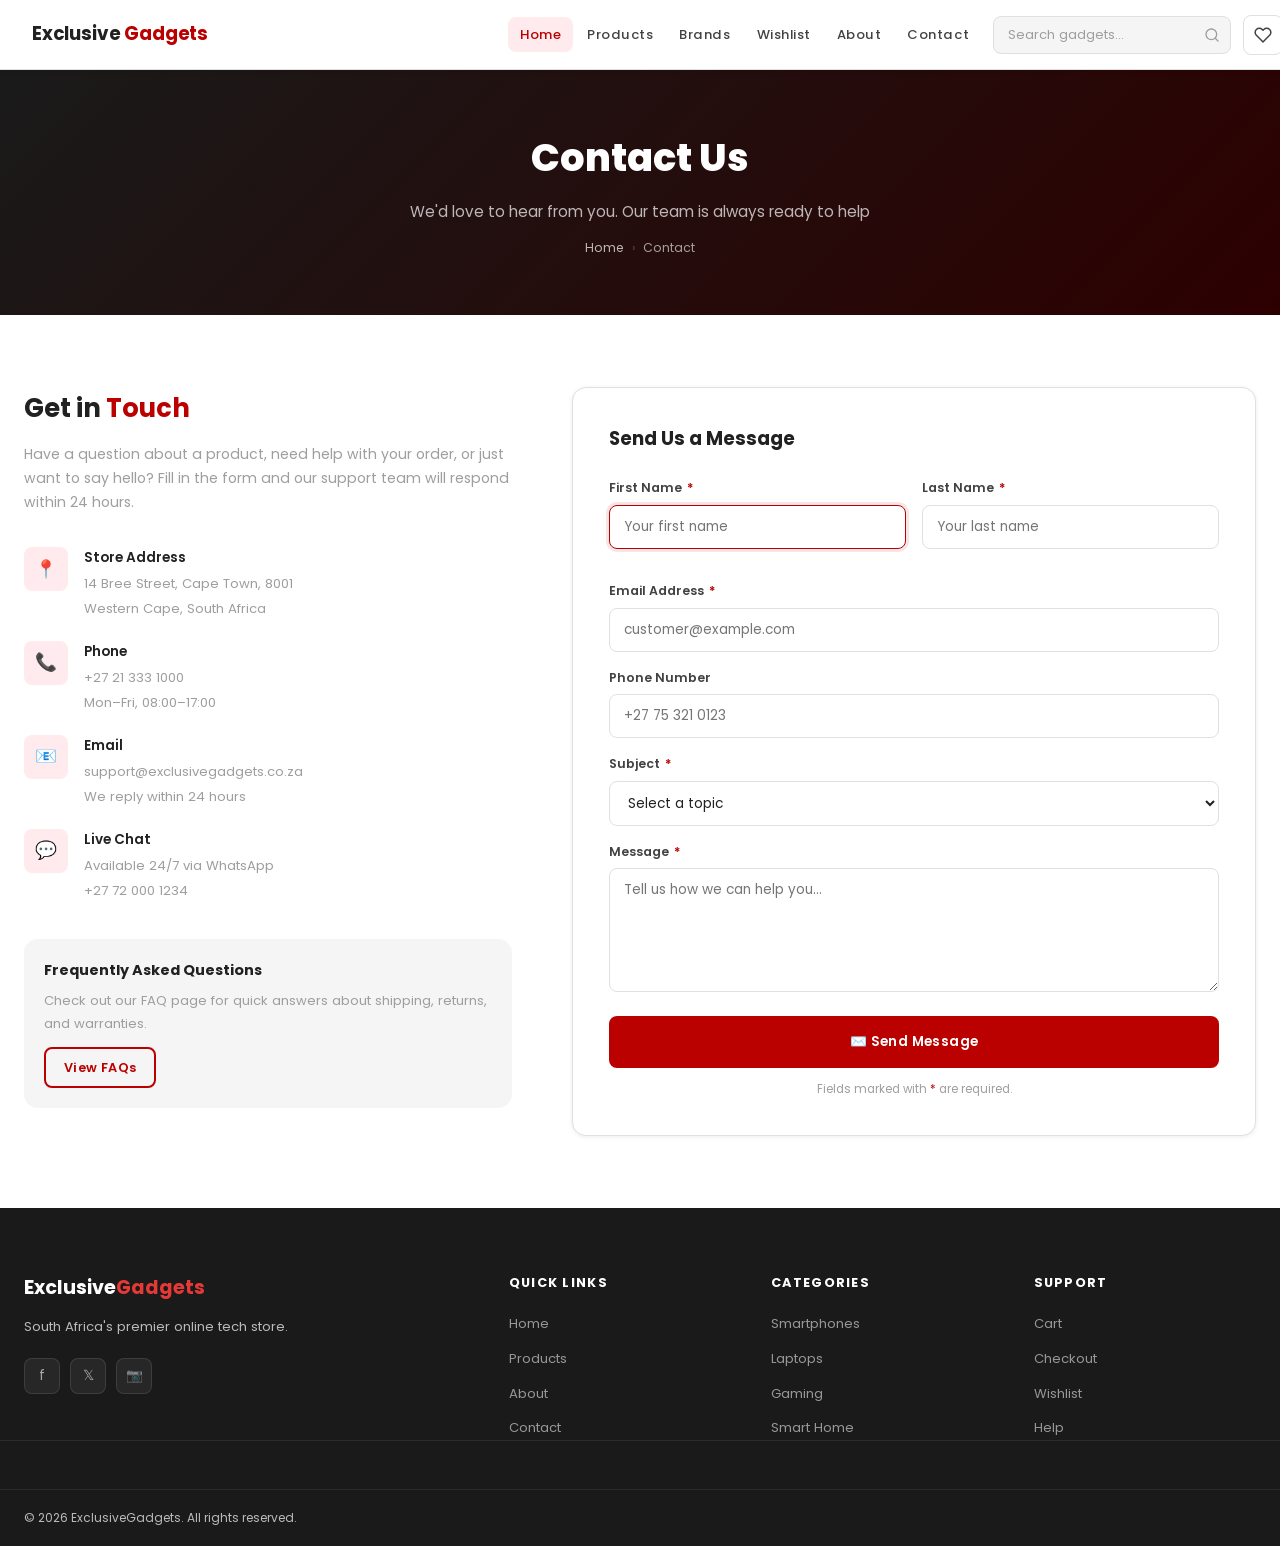
<file: Contact.html>
<!DOCTYPE html>

<html>
    <head>
        <link href="css/styles.css" rel="stylesheet">
        <meta name="viewport" content="width=device-width, initial-scale=1">
        <title>Contact Us | Exclusive Gadgets</title>
    </head>

    <body>
        <nav class="navbar">
            <!-- Logo -->
            <div class="nav-mark">
                <a href="home.html" class="nav-brand">Exclusive<span>Gadgets</span></a>
            </div>

            <!-- Right side: links + search + cart -->
            <div class="nav-right">
                <ul class="nav-links">
                    <li><a href="home.html"     class="active">Home</a></li>
                    <li><a href="Products.html">Products</a></li>
                    <li><a href="Brands.html">Brands</a></li>
                    <li><a href="Wishlist.html">Wishlist</a></li>
                    <li><a href="About.html">About</a></li>
                    <li><a href="Contact.html">Contact</a></li>
                </ul>

                <!-- Search bar -->
                <div class="nav-search">
                    <input type="text" placeholder="Search gadgets…" aria-label="Search products" />
                    <button aria-label="Search">
                        <svg width="16" height="16" viewBox="0 0 24 24" fill="none" stroke="currentColor" stroke-width="2" stroke-linecap="round" stroke-linejoin="round">
                            <circle cx="11" cy="11" r="8"/><line x1="21" y1="21" x2="16.65" y2="16.65"/>
                        </svg>
                    </button>
                </div>

                <!-- Wishlist icon -->
                <a href="Wishlist.html" class="nav-wishlist" aria-label="Wishlist">
                    <svg width="18" height="18" viewBox="0 0 24 24" fill="none" stroke="currentColor" stroke-width="2" stroke-linecap="round" stroke-linejoin="round">
                        <path d="M20.84 4.61a5.5 5.5 0 0 0-7.78 0L12 5.67l-1.06-1.06a5.5 5.5 0 0 0-7.78 7.78l1.06 1.06L12 21.23l7.78-7.78 1.06-1.06a5.5 5.5 0 0 0 0-7.78z"/>
                    </svg>
                </a>

                <!-- Cart icon -->
                <a href="Cart.html" class="nav-cart" aria-label="Shopping Cart">
                    <svg width="20" height="20" viewBox="0 0 24 24" fill="none" stroke="currentColor" stroke-width="2" stroke-linecap="round" stroke-linejoin="round">
                        <path d="M6 2 3 6v14a2 2 0 0 0 2 2h14a2 2 0 0 0 2-2V6l-3-4z"/>
                        <line x1="3" y1="6" x2="21" y2="6"/>
                        <path d="M16 10a4 4 0 0 1-8 0"/>
                    </svg>
                    <span class="cart-count">3</span>
                </a>
            </div>
        </nav>

        <div class="page-header">
            <h1>Contact Us</h1>
            <p>We'd love to hear from you. Our team is always ready to help</p>
            <div class="breadcrumb">
            <a href="home.html">Home</a>
            <span class="breadcrumb-sep">›</span>
            <span>Contact</span>
            </div>
        </div>

        <main>
            <section class="section">
                <div class="container">
                    <div class="contact-layout">

                        <!-- Left: Contact info -->
                        <div class="contact-info">
                            <h2>Get in <span style="color:var(--scarlet);">Touch</span></h2>
                            <p>
                                Have a question about a product, need help with your order, or just want to say hello?
                                Fill in the form and our support team will respond within 24 hours.
                            </p>

                            <div class="contact-details">
                                <div class="contact-item">
                                    <div class="contact-item-icon">📍</div>
                                    <div class="contact-item-text">
                                        <strong>Store Address</strong>
                                        <span>14 Bree Street, Cape Town, 8001<br />Western Cape, South Africa</span>
                                    </div>
                                </div>
                                <div class="contact-item">
                                    <div class="contact-item-icon">📞</div>
                                    <div class="contact-item-text">
                                        <strong>Phone</strong>
                                        <span>+27 21 333 1000<br />Mon–Fri, 08:00–17:00</span>
                                    </div>
                                </div>
                                <div class="contact-item">
                                    <div class="contact-item-icon">📧</div>
                                    <div class="contact-item-text">
                                        <strong>Email</strong>
                                        <span>support@exclusivegadgets.co.za<br />We reply within 24 hours</span>
                                    </div>
                                </div>
                                <div class="contact-item">
                                    <div class="contact-item-icon">💬</div>
                                    <div class="contact-item-text">
                                        <strong>Live Chat</strong>
                                        <span>Available 24/7 via WhatsApp<br />+27 72 000 1234</span>
                                    </div>
                                </div>
                            </div>

                            <!-- FAQ link -->
                            <div style="margin-top:36px;padding:20px;background:var(--gray-100);border-radius:var(--radius-lg);">
                                <h4 style="font-size:.9rem;font-weight:700;margin-bottom:8px;">Frequently Asked Questions</h4>
                                <p style="font-size:.82rem;color:var(--gray-500);margin-bottom:12px;">
                                    Check out our FAQ page for quick answers about shipping, returns, and warranties.
                                </p>
                                <a href="#" class="btn btn-outline" style="font-size:.8rem;padding:8px 18px;">View FAQs</a>
                            </div>
                        </div>

                        <div class="contact-form-card">
                            <h3>Send Us a Message</h3>
                            <form method="post" action="#">

                                <div class="form-row">
                                    <div class="form-group">
                                        <label for="contact-fname">First Name <span class="required">*</span></label>
                                        <input
                                            type="text"
                                            id="contact-fname"
                                            name="first_name"
                                            placeholder="Your first name"
                                            required
                                            autofocus
                                        />
                                    </div>
                                    <div class="form-group">
                                        <label for="contact-lname">Last Name <span class="required">*</span></label>
                                        <input
                                            type="text"
                                            id="contact-lname"
                                            name="last_name"
                                            placeholder="Your last name"
                                            required
                                        />
                                    </div>
                                </div>

                                <div class="form-group">
                                    <label for="contact-email">Email Address <span class="required">*</span></label>
                                    <input
                                        type="email"
                                        id="contact-email"
                                        name="email"
                                        placeholder="customer@example.com"
                                        required
                                    />
                                </div>

                                <div class="form-group">
                                    <label for="contact-phone">Phone Number</label>
                                    <input
                                        type="tel"
                                        id="contact-phone"
                                        name="phone"
                                        placeholder="+27 75 321 0123"
                                    />
                                </div>

                                <div class="form-group">
                                    <label for="contact-subject">Subject <span class="required">*</span></label>
                                    <select id="contact-subject" name="subject" required>
                                        <option value="" disabled selected>Select a topic</option>
                                        <option>Order Enquiry</option>
                                        <option>Product Question</option>
                                        <option>Returns & Refunds</option>
                                        <option>Technical Support</option>
                                        <option>Wholesale / Bulk Order</option>
                                        <option>Other</option>
                                    </select>
                                </div>

                                <div class="form-group">
                                    <label for="contact-message">Message <span class="required">*</span></label>
                                    <textarea
                                        id="contact-message"
                                        name="message"
                                        placeholder="Tell us how we can help you…"
                                        rows="5"
                                        required
                                    ></textarea>
                                </div>

                               
                                <button type="submit" class="btn btn-primary" style="width:100%;justify-content:center;padding:14px;">
                                    ✉️ Send Message
                                </button>
                                <p style="font-size:.72rem;color:var(--gray-500);text-align:center;margin-top:12px;">
                                    Fields marked with <span style="color:var(--scarlet);">*</span> are required.
                                </p>
                            </form>
                        </div>

                    </div>
                </div>
            </section>
        </main>

        <footer>
            <div class="footer-grid">
                <div class="footer-brand">
                    <h2>Exclusive<span>Gadgets</span></h2>
                    <p>South Africa's premier online tech store.</p>
                    <div class="social-links">
                        <a href="#" class="social-link">f</a>
                        <a href="#" class="social-link">𝕏</a>
                        <a href="#" class="social-link">📷</a>
                    </div>
                </div>
                <div class="footer-col"><h4>Quick Links</h4><ul><li><a href="home.html">Home</a></li><li><a href="Products.html">Products</a></li><li><a href="About.html">About</a></li><li><a href="Contact.html">Contact</a></li></ul></div>
                <div class="footer-col"><h4>Categories</h4><ul><li><a href="Products.html#smartphones">Smartphones</a></li><li><a href="Products.html#laptops">Laptops</a></li><li><a href="Products.html#gaming">Gaming</a></li><li><a href="Products.html#smarthome">Smart Home</a></li></ul></div>
                <div class="footer-col"><h4>Support</h4><ul><li><a href="Cart.html">Cart</a></li><li><a href="Checkout.html">Checkout</a></li><li><a href="Wishlist.html">Wishlist</a></li><li><a href="Contact.html">Help</a></li></ul></div>
            </div>
            <div class="footer-bottom-wrap">
                <div class="footer-bottom container"><span>© 2026 ExclusiveGadgets. All rights reserved.</span></div>
            </div>
        </footer>

    </body>
</html>
</file>
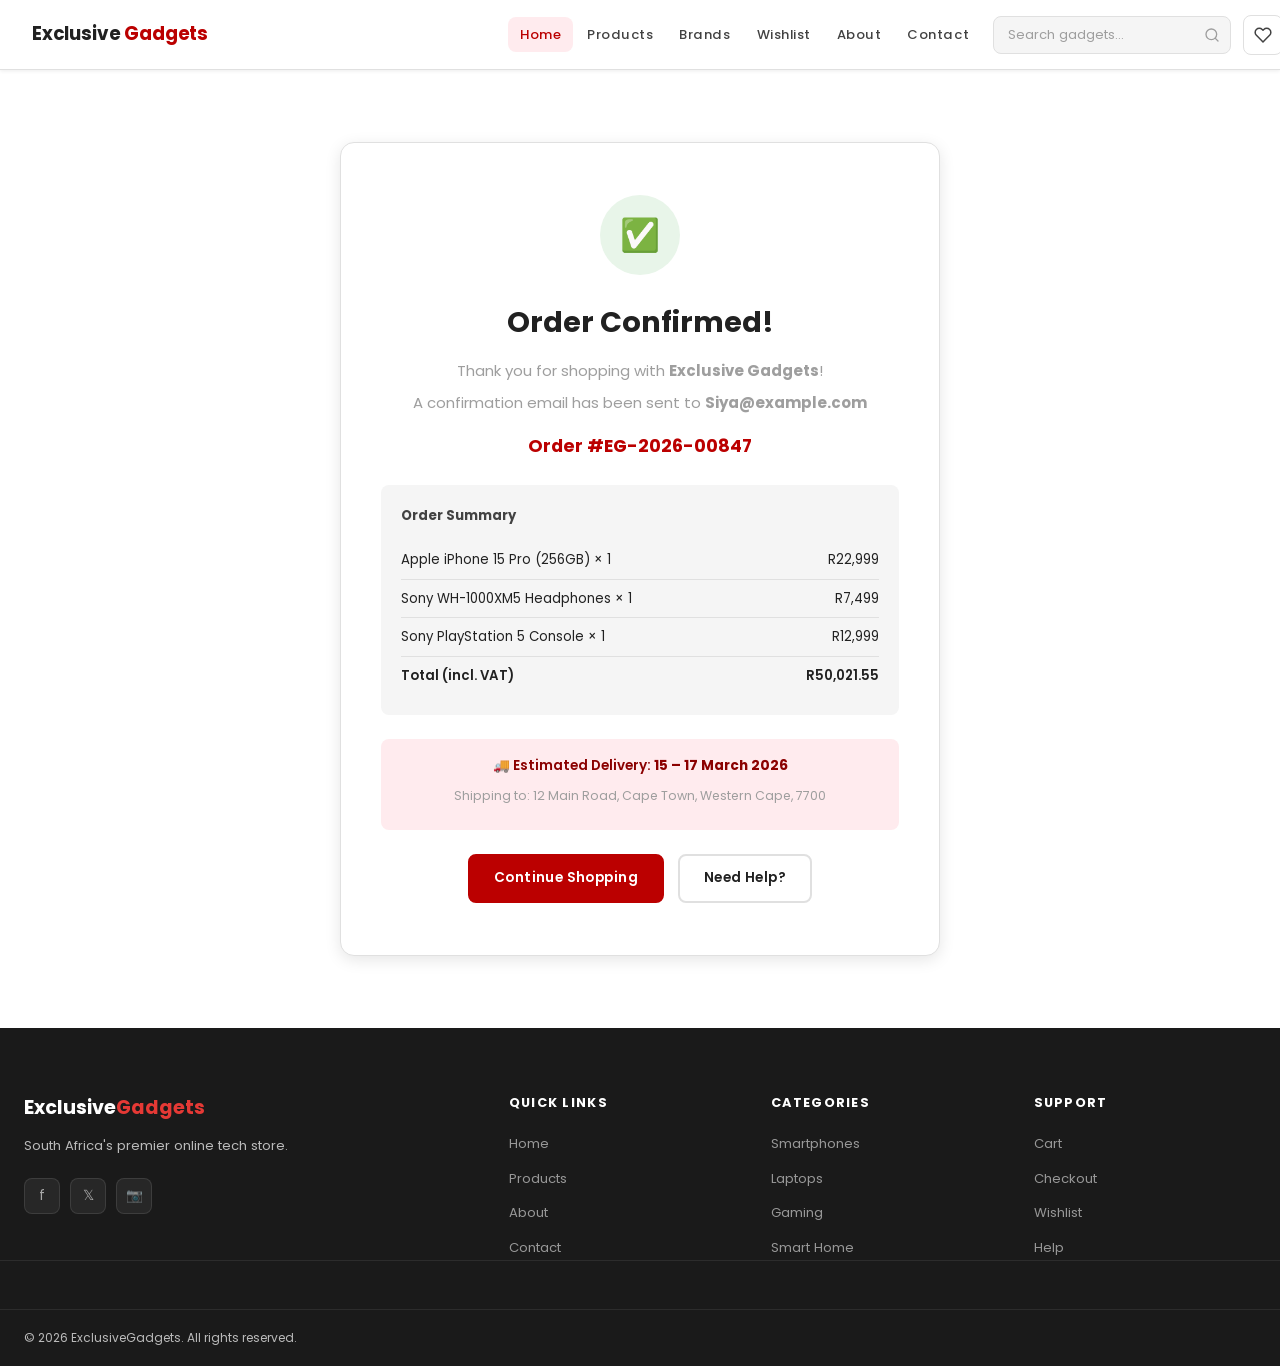
<file: Order Confirmation.html>
<!DOCTYPE html>

<html>
    <head>
        <link href="css/styles.css" rel="stylesheet">
        <meta name="viewport" content="width=device-width, initial-scale=1">
        <title>Order Confirmation | Exclusive Gadgets</title>
    </head>

    <body>
        <nav class="navbar">
            <!-- Logo-->
            <div class="nav-mark">
                <a href="home.html" class="nav-brand">Exclusive<span>Gadgets</span></a>
            </div>

            <!-- Right side: links + search + cart -->
            <div class="nav-right">
                <ul class="nav-links">
                    <li><a href="home.html"     class="active">Home</a></li>
                    <li><a href="Products.html">Products</a></li>
                    <li><a href="Brands.html">Brands</a></li>
                    <li><a href="Wishlist.html">Wishlist</a></li>
                    <li><a href="About.html">About</a></li>
                    <li><a href="Contact.html">Contact</a></li>
                </ul>

                <!-- Search bar -->
                <div class="nav-search">
                    <input type="text" placeholder="Search gadgets…" aria-label="Search products" />
                    <button aria-label="Search">
                        <svg width="16" height="16" viewBox="0 0 24 24" fill="none" stroke="currentColor" stroke-width="2" stroke-linecap="round" stroke-linejoin="round">
                            <circle cx="11" cy="11" r="8"/><line x1="21" y1="21" x2="16.65" y2="16.65"/>
                        </svg>
                    </button>
                </div>

                <!-- Wishlist icon -->
                <a href="Wishlist.html" class="nav-wishlist" aria-label="Wishlist">
                    <svg width="18" height="18" viewBox="0 0 24 24" fill="none" stroke="currentColor" stroke-width="2" stroke-linecap="round" stroke-linejoin="round">
                        <path d="M20.84 4.61a5.5 5.5 0 0 0-7.78 0L12 5.67l-1.06-1.06a5.5 5.5 0 0 0-7.78 7.78l1.06 1.06L12 21.23l7.78-7.78 1.06-1.06a5.5 5.5 0 0 0 0-7.78z"/>
                    </svg>
                </a>

                <!-- Cart icon -->
                <a href="Cart.html" class="nav-cart" aria-label="Shopping Cart">
                    <svg width="20" height="20" viewBox="0 0 24 24" fill="none" stroke="currentColor" stroke-width="2" stroke-linecap="round" stroke-linejoin="round">
                        <path d="M6 2 3 6v14a2 2 0 0 0 2 2h14a2 2 0 0 0 2-2V6l-3-4z"/>
                        <line x1="3" y1="6" x2="21" y2="6"/>
                        <path d="M16 10a4 4 0 0 1-8 0"/>
                    </svg>
                    <span class="cart-count">3</span>
                </a>
            </div>
        </nav>

        <main>
            <section class="section">
                <div class="container">
                    <div class="confirmation-card">
                        <!-- Success icon -->
                        <div class="confirmation-icon">✅</div>
                        <h1>Order Confirmed!</h1>
                        <p>Thank you for shopping with <strong>Exclusive Gadgets</strong>!</p>
                        <p>A confirmation email has been sent to <strong>Siya@example.com</strong></p>
                        <div class="order-number">Order #EG-2026-00847</div>

                        <!-- Order summary -->
                        <div class="confirmation-items">
                            <h4>Order Summary</h4>
                            <div class="confirm-item">
                                <span>Apple iPhone 15 Pro (256GB) × 1</span>
                                <span>R22,999</span>
                            </div>
                            <div class="confirm-item">
                                <span>Sony WH-1000XM5 Headphones × 1</span>
                                <span>R7,499</span>
                            </div>
                            <div class="confirm-item">
                                <span>Sony PlayStation 5 Console × 1</span>
                                <span>R12,999</span>
                            </div>
                            <div class="confirm-item" style="font-weight:600;">
                                <span>Total (incl. VAT)</span>
                                <span>R50,021.55</span>
                            </div>
                        </div>

                        <!-- Estimated delivery -->
                        <div style="background:var(--scarlet-lt);border-radius:var(--radius);padding:16px;margin-bottom:24px;">
                            <p style="font-size:.85rem;font-weight:600;color:var(--scarlet-dk);">
                                🚚 Estimated Delivery: <strong>15 – 17 March 2026</strong>
                            </p>
                            <p style="font-size:.78rem;color:var(--gray-500);margin-top:4px;">
                                Shipping to: 12 Main Road, Cape Town, Western Cape, 7700
                            </p>
                        </div>

                        <div style="display:flex;gap:14px;justify-content:center;flex-wrap:wrap;">
                            <a href="home.html" class="btn btn-primary">Continue Shopping</a>
                            <a href="Contact.html" class="btn btn-light">Need Help?</a>
                        </div>
                    </div>
                </div>
            </section>
        </main>

        <footer>
            <div class="footer-grid">
                <div class="footer-brand">
                    <h2>Exclusive<span>Gadgets</span></h2>
                    <p>South Africa's premier online tech store.</p>
                    <div class="social-links">
                        <a href="#" class="social-link">f</a>
                        <a href="#" class="social-link">𝕏</a>
                        <a href="#" class="social-link">📷</a>
                    </div>
                </div>
                <div class="footer-col"><h4>Quick Links</h4><ul><li><a href="home.html">Home</a></li><li><a href="Products.html">Products</a></li><li><a href="About.html">About</a></li><li><a href="Contact.html">Contact</a></li></ul></div>
                <div class="footer-col"><h4>Categories</h4><ul><li><a href="Products.html#smartphones">Smartphones</a></li><li><a href="Products.html#laptops">Laptops</a></li><li><a href="Products.html#gaming">Gaming</a></li><li><a href="Products.html#smarthome">Smart Home</a></li></ul></div>
                <div class="footer-col"><h4>Support</h4><ul><li><a href="Cart.html">Cart</a></li><li><a href="Checkout.html">Checkout</a></li><li><a href="Wishlist.html">Wishlist</a></li><li><a href="Contact.html">Help</a></li></ul></div>
            </div>
            <div class="footer-bottom-wrap">
                <div class="footer-bottom container"><span>© 2026 ExclusiveGadgets. All rights reserved.</span></div>
            </div>
        </footer>

    </body>
</html>
</file>
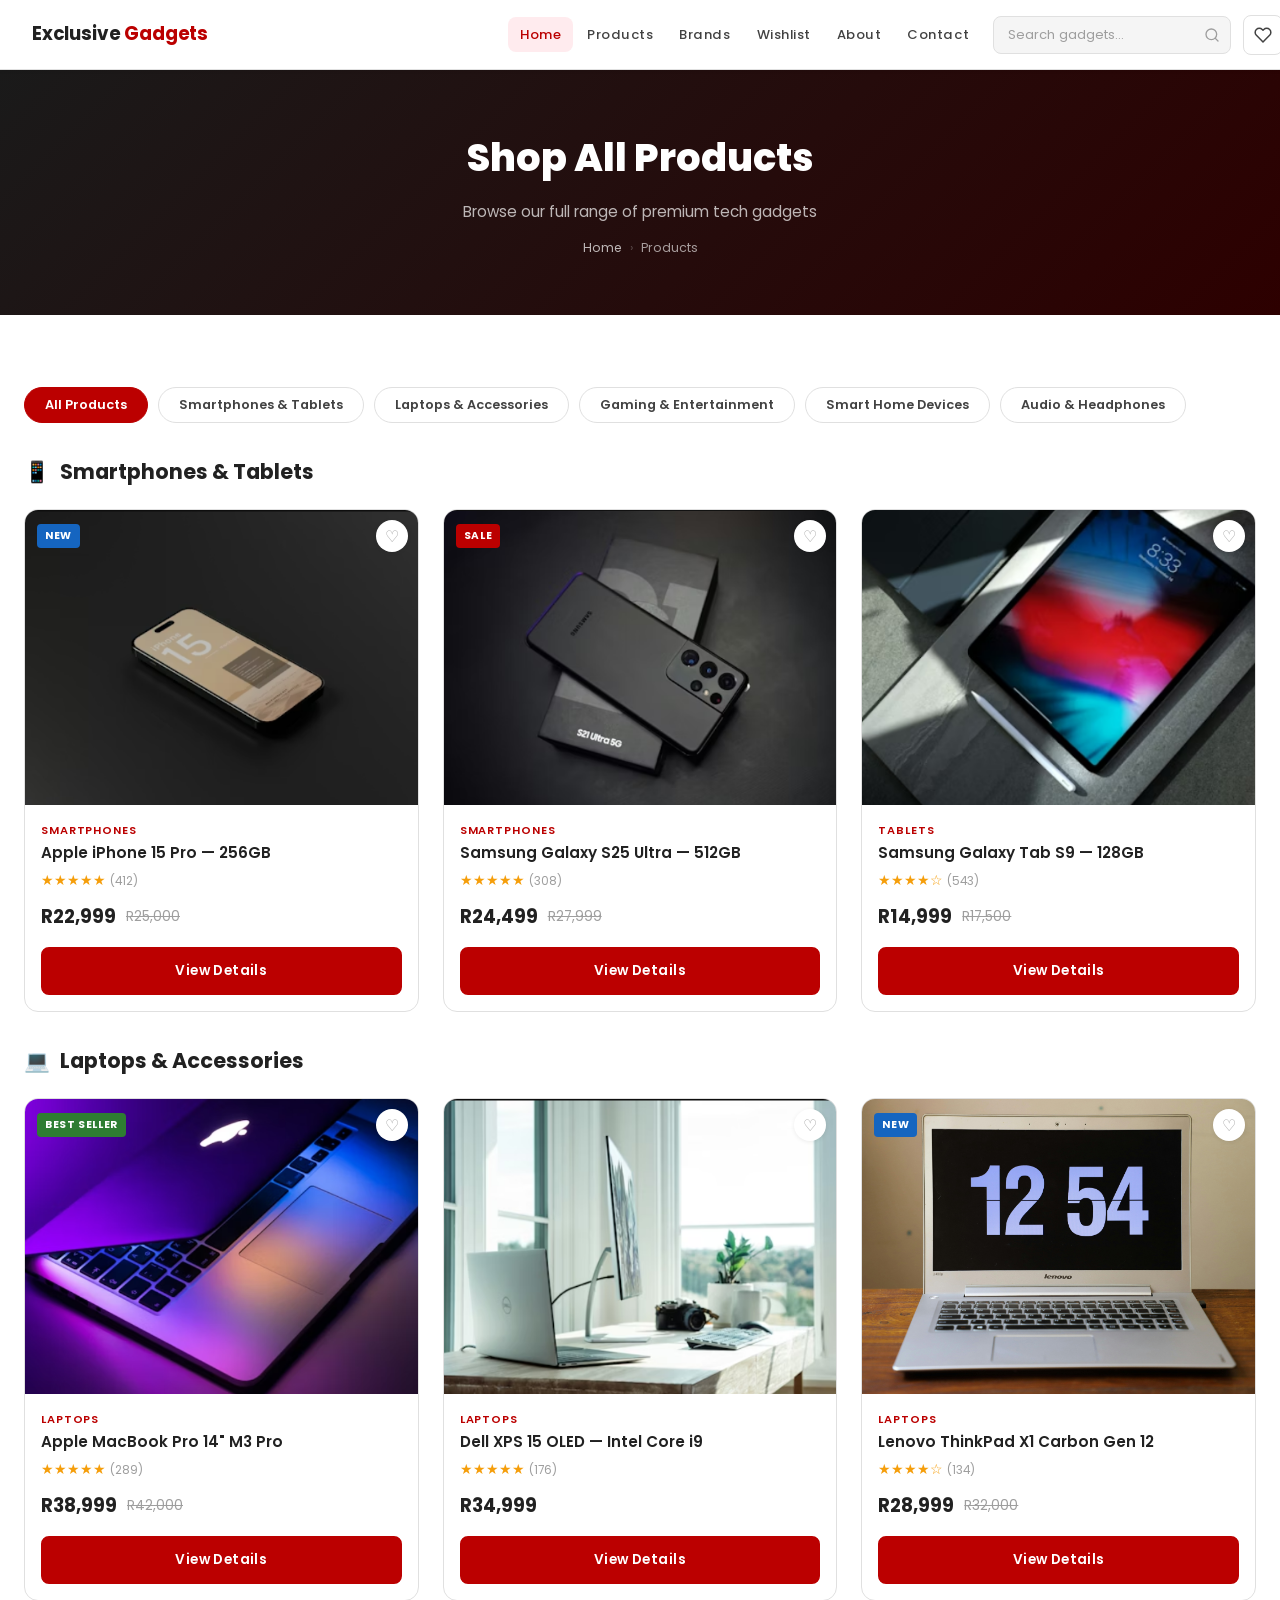
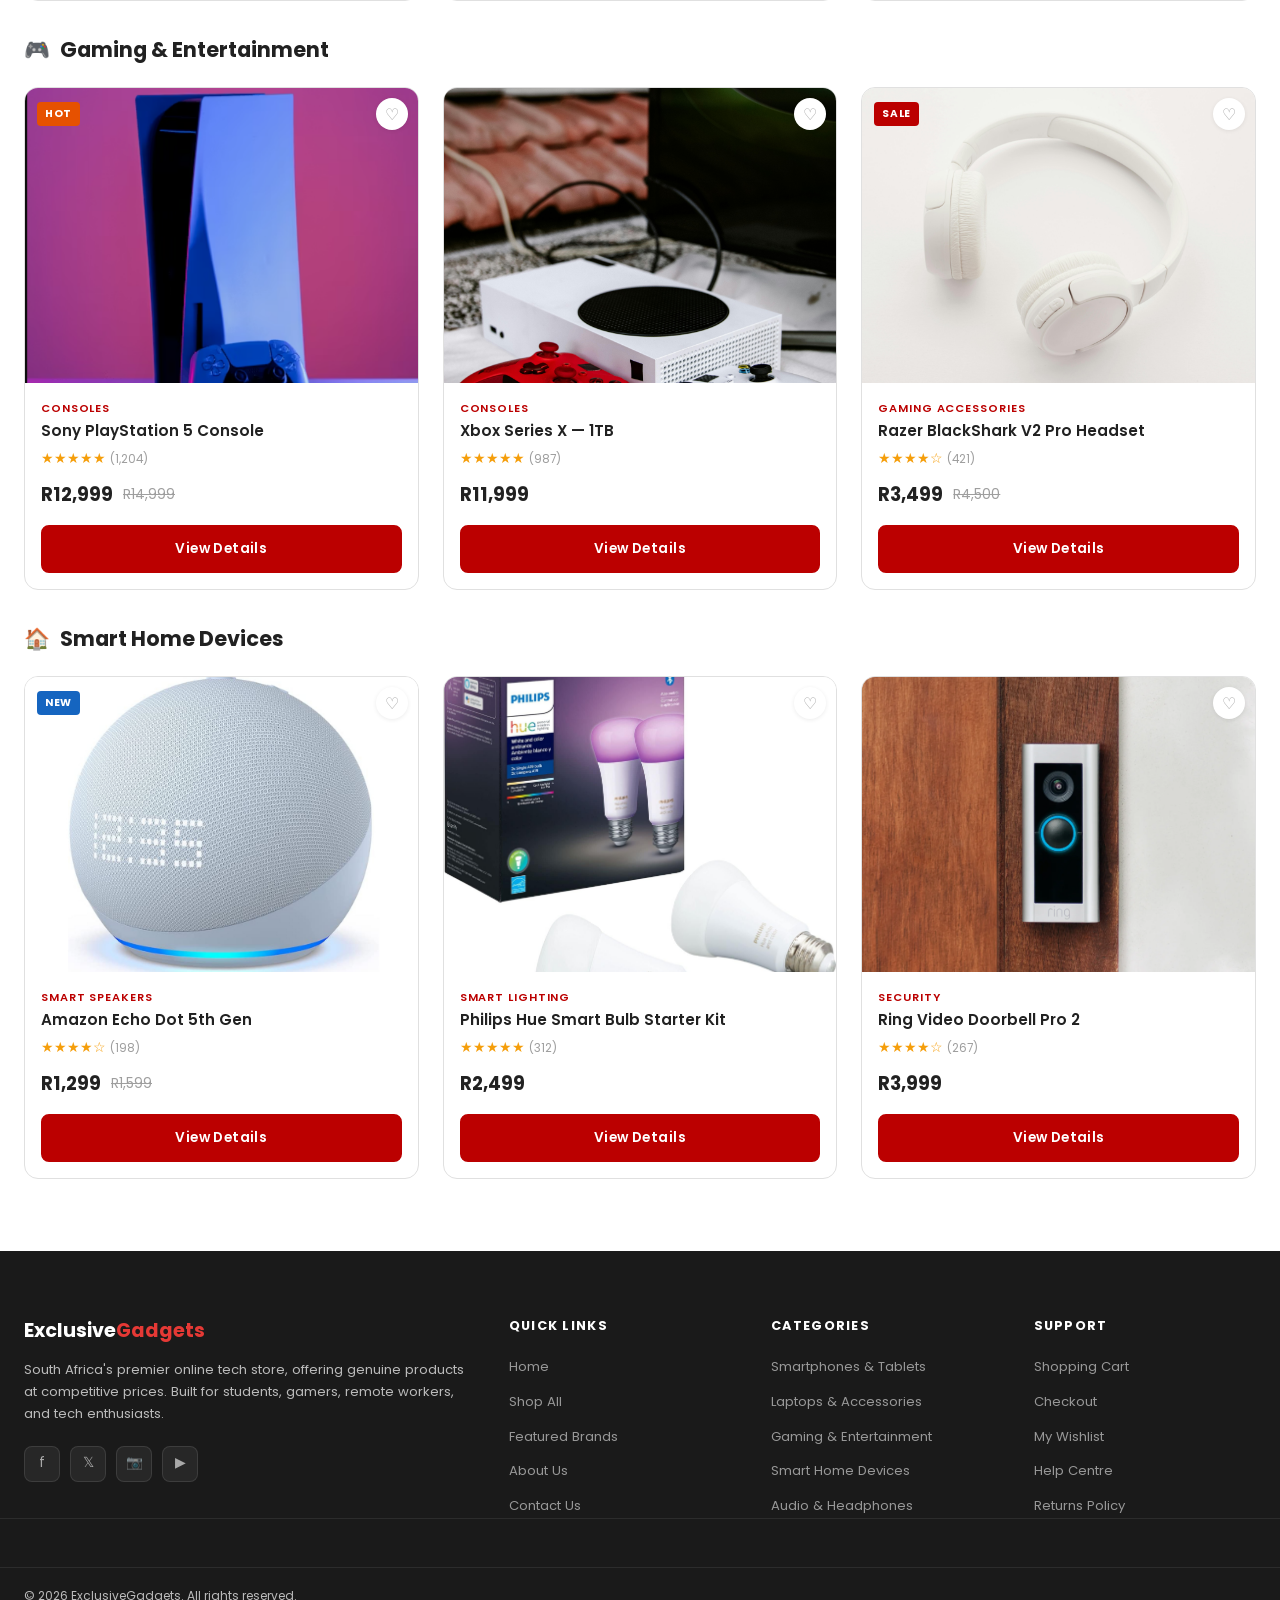
<file: Products.html>
<!DOCTYPE html>

<html>
    <head>
        <link href="css/styles.css" rel="stylesheet">
        <meta name="viewport" content="width=device-width, initial-scale=1">
        <title>Exclusive Gadgets</title>
    </head>

    <body>
        <nav class="navbar">
            <!-- Logo -->
            <div class="nav-mark">
                <a href="home.html" class="nav-brand">Exclusive<span>Gadgets</span></a>
            </div>

            <!-- Right side: links + search + cart -->
            <div class="nav-right">
                <ul class="nav-links">
                    <li><a href="home.html"     class="active">Home</a></li>
                    <li><a href="Products.html">Products</a></li>
                    <li><a href="Brands.html">Brands</a></li>
                    <li><a href="Wishlist.html">Wishlist</a></li>
                    <li><a href="About.html">About</a></li>
                    <li><a href="Contact.html">Contact</a></li>
                </ul>

                <!-- Search bar -->
                <div class="nav-search">
                    <input type="text" placeholder="Search gadgets…" aria-label="Search products" />
                    <button aria-label="Search">
                        <svg width="16" height="16" viewBox="0 0 24 24" fill="none" stroke="currentColor" stroke-width="2" stroke-linecap="round" stroke-linejoin="round">
                            <circle cx="11" cy="11" r="8"/><line x1="21" y1="21" x2="16.65" y2="16.65"/>
                        </svg>
                    </button>
                </div>

                <!-- Wishlist icon -->
                <a href="wishlist.html" class="nav-wishlist" aria-label="Wishlist">
                    <svg width="18" height="18" viewBox="0 0 24 24" fill="none" stroke="currentColor" stroke-width="2" stroke-linecap="round" stroke-linejoin="round">
                        <path d="M20.84 4.61a5.5 5.5 0 0 0-7.78 0L12 5.67l-1.06-1.06a5.5 5.5 0 0 0-7.78 7.78l1.06 1.06L12 21.23l7.78-7.78 1.06-1.06a5.5 5.5 0 0 0 0-7.78z"/>
                    </svg>
                </a>

                <!-- Cart icon -->
                <a href="Cart.html" class="nav-cart" aria-label="Shopping Cart">
                    <svg width="20" height="20" viewBox="0 0 24 24" fill="none" stroke="currentColor" stroke-width="2" stroke-linecap="round" stroke-linejoin="round">
                        <path d="M6 2 3 6v14a2 2 0 0 0 2 2h14a2 2 0 0 0 2-2V6l-3-4z"/>
                        <line x1="3" y1="6" x2="21" y2="6"/>
                        <path d="M16 10a4 4 0 0 1-8 0"/>
                    </svg>
                    <span class="cart-count">3</span>
                </a>
            </div>
        </nav>

        <div class="page-header">
            <h1>Shop All Products</h1>
            <p>Browse our full range of premium tech gadgets</p>
            <div class="breadcrumb">
            <a href="home.html">Home</a>
            <span class="breadcrumb-sep">›</span>
            <span>Products</span>
            </div>
        </div>

        <main>
            <section class="section">
                <div class="container">

                    <!-- Category filter tabs -->
                    <div class="filter-tabs">
                        <button class="filter-tab active">All Products</button>
                        <button class="filter-tab" id="smartphones">Smartphones &amp; Tablets</button>
                        <button class="filter-tab" id="laptops">Laptops &amp; Accessories</button>
                        <button class="filter-tab" id="gaming">Gaming &amp; Entertainment</button>
                        <button class="filter-tab" id="smarthome">Smart Home Devices</button>
                        <button class="filter-tab" id="audio">Audio &amp; Headphones</button>
                    </div>

                    <!-- Smartphones & Tablets -->
                    <div class="mb-32">
                        <h2 style="font-size:1.3rem;font-weight:700;margin-bottom:20px;display:flex;align-items:center;gap:10px;">
                            <span style="color:var(--scarlet);">📱</span> Smartphones &amp; Tablets
                        </h2>
                        <div class="product-grid">
                            <div class="product-card">
                            <div class="product-card-img">
                                <img src="Images/Iphe 15 pro max.png" alt="iPhone 15 Pro" />
                                <span class="product-badge"><span class="badge badge-new">New</span></span>
                                <button class="product-wishlist-btn" aria-label="Add to Wishlist">♡</button>
                            </div>
                                <div class="product-card-body">
                                    <p class="product-category">Smartphones</p>
                                    <h3>Apple iPhone 15 Pro — 256GB</h3>
                                    <div class="product-rating"><span class="stars">★★★★★</span><span class="rating-count">(412)</span></div>
                                    <div class="product-price"><span class="price-current">R22,999</span><span class="price-old">R25,000</span></div>
                                    <a href="Product details.html" class="btn btn-primary" style="width:100%;justify-content:center;">View Details</a>
                                </div>
                            </div>
                            <div class="product-card">
                                <div class="product-card-img">
                                    <img src="Images/samsung s25.png" alt="Samsung Galaxy S25" />
                                    <span class="product-badge"><span class="badge badge-sale">Sale</span></span>
                                    <button class="product-wishlist-btn" aria-label="Add to Wishlist">♡</button>
                                </div>
                                <div class="product-card-body">
                                    <p class="product-category">Smartphones</p>
                                    <h3>Samsung Galaxy S25 Ultra — 512GB</h3>
                                    <div class="product-rating"><span class="stars">★★★★★</span><span class="rating-count">(308)</span></div>
                                    <div class="product-price"><span class="price-current">R24,499</span><span class="price-old">R27,999</span></div>
                                    <a href="Product details.html" class="btn btn-primary" style="width:100%;justify-content:center;">View Details</a>
                                </div>
                            </div>

                            <div class="product-card">
                                <div class="product-card-img">
                                    <img src="Images/samsung tab.png" alt="Samsung Galaxy Tab S9" />
                                    <button class="product-wishlist-btn" aria-label="Add to Wishlist">♡</button>
                                </div>
                                <div class="product-card-body">
                                    <p class="product-category">Tablets</p>
                                    <h3>Samsung Galaxy Tab S9 — 128GB</h3>
                                    <div class="product-rating"><span class="stars">★★★★☆</span><span class="rating-count">(543)</span></div>
                                    <div class="product-price"><span class="price-current">R14,999</span><span class="price-old">R17,500</span></div>
                                    <a href="Product details.html" class="btn btn-primary" style="width:100%;justify-content:center;">View Details</a>
                                </div>
                            </div>
                        </div>
                    </div>

                    <!-- Laptops & Accessories -->
                    <div class="mb-32">
                        <h2 style="font-size:1.3rem;font-weight:700;margin-bottom:20px;display:flex;align-items:center;gap:10px;">
                            <span style="color:var(--scarlet);">💻</span> Laptops &amp; Accessories
                        </h2>
                        <div class="product-grid">
                            <div class="product-card">
                                <div class="product-card-img">
                                    <img src="Images/Macbook pro 14.png" alt="MacBook Pro 14" />
                                    <span class="product-badge"><span class="badge badge-best">Best Seller</span></span>
                                    <button class="product-wishlist-btn" aria-label="Add to Wishlist">♡</button>
                                </div>
                                <div class="product-card-body">
                                    <p class="product-category">Laptops</p>
                                    <h3>Apple MacBook Pro 14" M3 Pro</h3>
                                    <div class="product-rating"><span class="stars">★★★★★</span><span class="rating-count">(289)</span></div>
                                    <div class="product-price"><span class="price-current">R38,999</span><span class="price-old">R42,000</span></div>
                                    <a href="Product details.html" class="btn btn-primary" style="width:100%;justify-content:center;">View Details</a>
                                </div>
                            </div>
                            <div class="product-card">
                                <div class="product-card-img">
                                    <img src="Images/dell xp.png" alt="Dell XPS 15" />
                                    <button class="product-wishlist-btn" aria-label="Add to Wishlist">♡</button>
                                </div>
                                <div class="product-card-body">
                                    <p class="product-category">Laptops</p>
                                    <h3>Dell XPS 15 OLED — Intel Core i9</h3>
                                    <div class="product-rating"><span class="stars">★★★★★</span><span class="rating-count">(176)</span></div>
                                    <div class="product-price"><span class="price-current">R34,999</span></div>
                                    <a href="Product details.html" class="btn btn-primary" style="width:100%;justify-content:center;">View Details</a>
                                </div>
                            </div>
                            <div class="product-card">
                                <div class="product-card-img">
                                    <img src="Images/lenovo_laptop.jpg" alt="Lenovo ThinkPad X1" />
                                    <span class="product-badge"><span class="badge badge-new">New</span></span>
                                    <button class="product-wishlist-btn" aria-label="Add to Wishlist">♡</button>
                                </div>
                                <div class="product-card-body">
                                    <p class="product-category">Laptops</p>
                                    <h3>Lenovo ThinkPad X1 Carbon Gen 12</h3>
                                    <div class="product-rating"><span class="stars">★★★★☆</span><span class="rating-count">(134)</span></div>
                                    <div class="product-price"><span class="price-current">R28,999</span><span class="price-old">R32,000</span></div>
                                    <a href="Product details.html" class="btn btn-primary" style="width:100%;justify-content:center;">View Details</a>
                                </div>
                            </div>
                        </div>
                    </div>

                    <!-- Gaming & Entertainment -->
                    <div class="mb-32">
                        <h2 style="font-size:1.3rem;font-weight:700;margin-bottom:20px;display:flex;align-items:center;gap:10px;">
                            <span style="color:var(--scarlet);">🎮</span> Gaming &amp; Entertainment
                        </h2>
                        <div class="product-grid">
                            <div class="product-card">
                                <div class="product-card-img">
                                    <img src="Images/ps5.png" alt="PlayStation 5" />
                                    <span class="product-badge"><span class="badge badge-hot">Hot</span></span>
                                    <button class="product-wishlist-btn" aria-label="Add to Wishlist">♡</button>
                                </div>
                                <div class="product-card-body">
                                    <p class="product-category">Consoles</p>
                                    <h3>Sony PlayStation 5 Console</h3>
                                    <div class="product-rating"><span class="stars">★★★★★</span><span class="rating-count">(1,204)</span></div>
                                    <div class="product-price"><span class="price-current">R12,999</span><span class="price-old">R14,999</span></div>
                                    <a href="Product details.html" class="btn btn-primary" style="width:100%;justify-content:center;">View Details</a>
                                </div>
                            </div>
                            <div class="product-card">
                                <div class="product-card-img">
                                    <img src="Images/Xbox_console.jpg" alt="Xbox Series X" />
                                    <button class="product-wishlist-btn" aria-label="Add to Wishlist">♡</button>
                                </div>
                                <div class="product-card-body">
                                    <p class="product-category">Consoles</p>
                                    <h3>Xbox Series X — 1TB</h3>
                                    <div class="product-rating"><span class="stars">★★★★★</span><span class="rating-count">(987)</span></div>
                                    <div class="product-price"><span class="price-current">R11,999</span></div>
                                    <a href="Product details.html" class="btn btn-primary" style="width:100%;justify-content:center;">View Details</a>
                                </div>
                            </div>
                            <div class="product-card">
                                <div class="product-card-img">
                                    <img src="Images/Headphones.jpg" alt="Gaming Headset" />
                                    <span class="product-badge"><span class="badge badge-sale">Sale</span></span>
                                    <button class="product-wishlist-btn" aria-label="Add to Wishlist">♡</button>
                                </div>
                                <div class="product-card-body">
                                    <p class="product-category">Gaming Accessories</p>
                                    <h3>Razer BlackShark V2 Pro Headset</h3>
                                    <div class="product-rating"><span class="stars">★★★★☆</span><span class="rating-count">(421)</span></div>
                                    <div class="product-price"><span class="price-current">R3,499</span><span class="price-old">R4,500</span></div>
                                    <a href="Product details.html" class="btn btn-primary" style="width:100%;justify-content:center;">View Details</a>
                                </div>
                            </div>
                        </div>
                    </div>

                    <!-- Smart Home Devices -->
                    <div>
                        <h2 style="font-size:1.3rem;font-weight:700;margin-bottom:20px;display:flex;align-items:center;gap:10px;">
                            <span style="color:var(--scarlet);">🏠</span> Smart Home Devices
                        </h2>
                        <div class="product-grid">
                            <div class="product-card">
                                <div class="product-card-img">
                                    <img src="Images/Amazon echo gen.jpg" alt="Amazon Echo Dot" />
                                    <span class="product-badge"><span class="badge badge-new">New</span></span>
                                    <button class="product-wishlist-btn" aria-label="Add to Wishlist">♡</button>
                                </div>
                                <div class="product-card-body">
                                    <p class="product-category">Smart Speakers</p>
                                    <h3>Amazon Echo Dot 5th Gen</h3>
                                    <div class="product-rating"><span class="stars">★★★★☆</span><span class="rating-count">(198)</span></div>
                                    <div class="product-price"><span class="price-current">R1,299</span><span class="price-old">R1,599</span></div>
                                    <a href="Product details.html" class="btn btn-primary" style="width:100%;justify-content:center;">View Details</a>
                                </div>
                            </div>
                            <div class="product-card">
                                <div class="product-card-img">
                                    <img src="Images/smart light bulb.jpg" alt="Philips Hue Smart Bulb" />
                                    <button class="product-wishlist-btn" aria-label="Add to Wishlist">♡</button>
                                </div>
                                <div class="product-card-body">
                                    <p class="product-category">Smart Lighting</p>
                                    <h3>Philips Hue Smart Bulb Starter Kit</h3>
                                    <div class="product-rating"><span class="stars">★★★★★</span><span class="rating-count">(312)</span></div>
                                    <div class="product-price"><span class="price-current">R2,499</span></div>
                                    <a href="Product details.html" class="btn btn-primary" style="width:100%;justify-content:center;">View Details</a>
                                </div>
                            </div>
                            <div class="product-card">
                                <div class="product-card-img">
                                    <img src="Images/door bell.png" alt="Ring Video Doorbell" />
                                    <button class="product-wishlist-btn" aria-label="Add to Wishlist">♡</button>
                                </div>
                                <div class="product-card-body">
                                    <p class="product-category">Security</p>
                                    <h3>Ring Video Doorbell Pro 2</h3>
                                    <div class="product-rating"><span class="stars">★★★★☆</span><span class="rating-count">(267)</span></div>
                                    <div class="product-price"><span class="price-current">R3,999</span></div>
                                    <a href="Product details.html" class="btn btn-primary" style="width:100%;justify-content:center;">View Details</a>
                                </div>
                            </div>
                        </div>
                    </div>

                </div>
            </section>
        </main>

        <footer>
            <div class="footer-grid">
                <!-- Brand column -->
                <div class="footer-brand">
                    <h2>Exclusive<span>Gadgets</span></h2>
                    <p>
                        South Africa's premier online tech store, offering genuine products at competitive prices.
                        Built for students, gamers, remote workers, and tech enthusiasts.
                    </p>
                    <div class="social-links">
                        <a href="#" class="social-link" aria-label="Facebook">f</a>
                        <a href="#" class="social-link" aria-label="Twitter">𝕏</a>
                        <a href="#" class="social-link" aria-label="Instagram">📷</a>
                        <a href="#" class="social-link" aria-label="YouTube">▶</a>
                    </div>
                </div>
                <!-- Quick Links -->
                <div class="footer-col">
                    <h4>Quick Links</h4>
                    <ul>
                        <li><a href="home.html">Home</a></li>
                        <li><a href="Products.html">Shop All</a></li>
                        <li><a href="Brands.html">Featured Brands</a></li>
                        <li><a href="About.html">About Us</a></li>
                        <li><a href="Contact.html">Contact Us</a></li>
                    </ul>
                </div>
                <!-- Categories -->
                <div class="footer-col">
                    <h4>Categories</h4>
                    <ul>
                        <li><a href="Products.html#smartphones">Smartphones & Tablets</a></li>
                        <li><a href="Products.html#laptops">Laptops & Accessories</a></li>
                        <li><a href="Products.html#gaming">Gaming & Entertainment</a></li>
                        <li><a href="Products.html#smarthome">Smart Home Devices</a></li>
                        <li><a href="Products.html#audio">Audio & Headphones</a></li>
                    </ul>
                </div>
                <!-- Support -->
                <div class="footer-col">
                    <h4>Support</h4>
                    <ul>
                        <li><a href="Cart.html">Shopping Cart</a></li>
                        <li><a href="Checkout.html">Checkout</a></li>
                        <li><a href="Wishlist.html">My Wishlist</a></li>
                        <li><a href="Contact.html">Help Centre</a></li>
                        <li><a href="#">Returns Policy</a></li>
                    </ul>
                </div>
            </div>
            <div class="footer-bottom-wrap">
                <div class="footer-bottom container">
                    <span>© 2026 ExclusiveGadgets. All rights reserved.</span>
                </div>
            </div>
        </footer>

    </body>
</html>
</file>
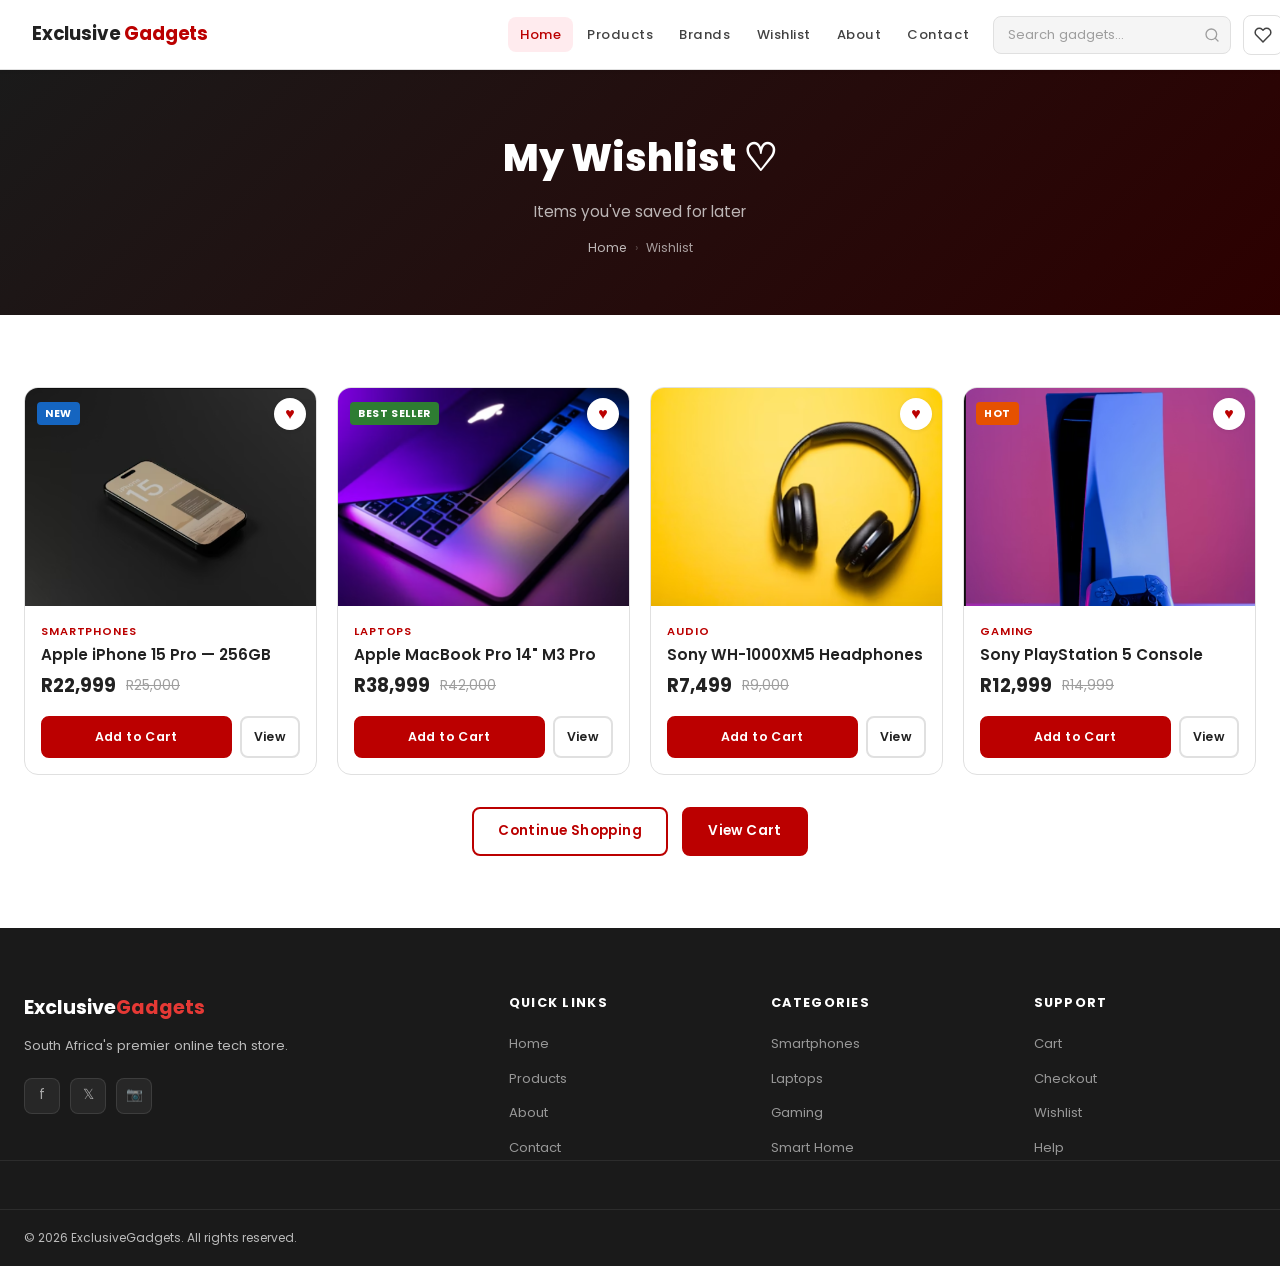
<file: Wishlist.html>
<!DOCTYPE html>

<html>
    <head>
        <link href="css/styles.css" rel="stylesheet">
        <meta name="viewport" content="width=device-width, initial-scale=1">
        <title>Wishlist | Exclusive Gadgets</title>
    </head>

    <body>
        <nav class="navbar">
            <!-- Logo -->
            <div class="nav-mark">
                <a href="home.html" class="nav-brand">Exclusive<span>Gadgets</span></a>
            </div>

            <!-- Right side: links + search + cart -->
            <div class="nav-right">
                <ul class="nav-links">
                    <li><a href="home.html"     class="active">Home</a></li>
                    <li><a href="Products.html">Products</a></li>
                    <li><a href="Brands.html">Brands</a></li>
                    <li><a href="Wishlist.html">Wishlist</a></li>
                    <li><a href="About.html">About</a></li>
                    <li><a href="Contact.html">Contact</a></li>
                </ul>

                <!-- Search bar -->
                <div class="nav-search">
                    <input type="text" placeholder="Search gadgets…" aria-label="Search products" />
                    <button aria-label="Search">
                        <svg width="16" height="16" viewBox="0 0 24 24" fill="none" stroke="currentColor" stroke-width="2" stroke-linecap="round" stroke-linejoin="round">
                            <circle cx="11" cy="11" r="8"/><line x1="21" y1="21" x2="16.65" y2="16.65"/>
                        </svg>
                    </button>
                </div>

                <!-- Wishlist icon -->
                <a href="Wishlist.html" class="nav-wishlist" aria-label="Wishlist">
                    <svg width="18" height="18" viewBox="0 0 24 24" fill="none" stroke="currentColor" stroke-width="2" stroke-linecap="round" stroke-linejoin="round">
                        <path d="M20.84 4.61a5.5 5.5 0 0 0-7.78 0L12 5.67l-1.06-1.06a5.5 5.5 0 0 0-7.78 7.78l1.06 1.06L12 21.23l7.78-7.78 1.06-1.06a5.5 5.5 0 0 0 0-7.78z"/>
                    </svg>
                </a>

                <!-- Cart icon -->
                <a href="Cart.html" class="nav-cart" aria-label="Shopping Cart">
                    <svg width="20" height="20" viewBox="0 0 24 24" fill="none" stroke="currentColor" stroke-width="2" stroke-linecap="round" stroke-linejoin="round">
                        <path d="M6 2 3 6v14a2 2 0 0 0 2 2h14a2 2 0 0 0 2-2V6l-3-4z"/>
                        <line x1="3" y1="6" x2="21" y2="6"/>
                        <path d="M16 10a4 4 0 0 1-8 0"/>
                    </svg>
                    <span class="cart-count">3</span>
                </a>
            </div>
        </nav>

        <div class="page-header">
            <h1>My Wishlist ♡</h1>
            <p>Items you've saved for later</p>
            <div class="breadcrumb">
                <a href="home.html">Home</a>
                <span class="breadcrumb-sep">›</span>
                <span>Wishlist</span>
            </div>
        </div>

        <main>
            <section class="section">
                <div class="container">


                    <div class="wishlist-grid">

                    <div class="product-card">
                        <div class="product-card-img">
                            <img src="Images/Iphe 15 pro max.png" alt="iPhone 15 Pro" />
                            <span class="product-badge"><span class="badge badge-new">New</span></span>
                            <button class="product-wishlist-btn" style="color:var(--scarlet);" aria-label="Remove from Wishlist">♥</button>
                        </div>
                        <div class="product-card-body">
                            <p class="product-category">Smartphones</p>
                            <h3>Apple iPhone 15 Pro — 256GB</h3>
                            <div class="product-price"><span class="price-current">R22,999</span><span class="price-old">R25,000</span></div>
                            <div style="display:flex;gap:8px;">
                                <a href="cart.html" class="btn btn-primary" style="flex:1;justify-content:center;font-size:.78rem;padding:9px;">Add to Cart</a>
                                <a href="Product details.html" class="btn btn-light" style="padding:9px 12px;font-size:.78rem;">View</a>
                            </div>
                        </div>
                    </div>

                    <div class="product-card">
                        <div class="product-card-img">
                            <img src="Images/Macbook pro 14.png" alt="MacBook Pro" />
                            <span class="product-badge"><span class="badge badge-best">Best Seller</span></span>
                            <button class="product-wishlist-btn" style="color:var(--scarlet);" aria-label="Remove from Wishlist">♥</button>
                        </div>
                        <div class="product-card-body">
                            <p class="product-category">Laptops</p>
                            <h3>Apple MacBook Pro 14" M3 Pro</h3>
                            <div class="product-price"><span class="price-current">R38,999</span><span class="price-old">R42,000</span></div>
                            <div style="display:flex;gap:8px;">
                                <a href="Cart.html" class="btn btn-primary" style="flex:1;justify-content:center;font-size:.78rem;padding:9px;">Add to Cart</a>
                                <a href="Product details.html" class="btn btn-light" style="padding:9px 12px;font-size:.78rem;">View</a>
                            </div>
                        </div>
                    </div>

                    <div class="product-card">
                        <div class="product-card-img">
                            <img src="Images/Sony headphones.png" alt="Sony Headphones" />
                            <button class="product-wishlist-btn" style="color:var(--scarlet);" aria-label="Remove from Wishlist">♥</button>
                        </div>
                        <div class="product-card-body">
                            <p class="product-category">Audio</p>
                            <h3>Sony WH-1000XM5 Headphones</h3>
                            <div class="product-price"><span class="price-current">R7,499</span><span class="price-old">R9,000</span></div>
                            <div style="display:flex;gap:8px;">
                                <a href="Cart.html" class="btn btn-primary" style="flex:1;justify-content:center;font-size:.78rem;padding:9px;">Add to Cart</a>
                                <a href="Product details.html" class="btn btn-light" style="padding:9px 12px;font-size:.78rem;">View</a>
                            </div>
                        </div>
                    </div>

                    <div class="product-card">
                        <div class="product-card-img">
                            <img src="Images/ps5.png" alt="PlayStation 5" />
                            <span class="product-badge"><span class="badge badge-hot">Hot</span></span>
                            <button class="product-wishlist-btn" style="color:var(--scarlet);" aria-label="Remove from Wishlist">♥</button>
                        </div>
                        <div class="product-card-body">
                            <p class="product-category">Gaming</p>
                            <h3>Sony PlayStation 5 Console</h3>
                            <div class="product-price"><span class="price-current">R12,999</span><span class="price-old">R14,999</span></div>
                            <div style="display:flex;gap:8px;">
                                <a href="Cart.html" class="btn btn-primary" style="flex:1;justify-content:center;font-size:.78rem;padding:9px;">Add to Cart</a>
                                <a href="Product details.html" class="btn btn-light" style="padding:9px 12px;font-size:.78rem;">View</a>
                            </div>
                        </div>
                    </div>

                    </div>

                    <div class="text-center mt-32" style="display:flex;justify-content:center;gap:14px;flex-wrap:wrap;">
                        <a href="Products.html" class="btn btn-outline">Continue Shopping</a>
                        <a href="Cart.html" class="btn btn-primary">View Cart</a>
                    </div>

                </div>
            </section>
        </main>

        <!-- FOOTER -->
        <footer>
            <div class="footer-grid">
                <div class="footer-brand">
                    <h2>Exclusive<span>Gadgets</span></h2>
                    <p>South Africa's premier online tech store.</p>
                    <div class="social-links">
                        <a href="#" class="social-link">f</a>
                        <a href="#" class="social-link">𝕏</a>
                        <a href="#" class="social-link">📷</a>
                    </div>
                </div>
                <div class="footer-col"><h4>Quick Links</h4><ul><li><a href="home.html">Home</a></li><li><a href="Products.html">Products</a></li><li><a href="About.html">About</a></li><li><a href="Contact.html">Contact</a></li></ul></div>
                <div class="footer-col"><h4>Categories</h4><ul><li><a href="Products.html#smartphones">Smartphones</a></li><li><a href="Products.html#laptops">Laptops</a></li><li><a href="Products.html#gaming">Gaming</a></li><li><a href="Products.html#smarthome">Smart Home</a></li></ul></div>
                <div class="footer-col"><h4>Support</h4><ul><li><a href="Cart.html">Cart</a></li><li><a href="Checkout.html">Checkout</a></li><li><a href="Wishlist.html">Wishlist</a></li><li><a href="Contact.html">Help</a></li></ul></div>
            </div>
            <div class="footer-bottom-wrap">
                <div class="footer-bottom container"><span>© 2026 ExclusiveGadgets. All rights reserved.</span></div>
            </div>
        </footer>

    </body>
</html>
</file>
<file: css/styles.css>
@import url('https://fonts.googleapis.com/css2?family=Poppins:ital,wght@0,100;0,200;0,300;0,400;0,500;0,600;0,700;0,800;0,900;1,100;1,200;1,300;1,400;1,500;1,600;1,700;1,800;1,900&display=swap');

:root {
  --scarlet:       #BB0000;   /* OSU primary scarlet           */
  --scarlet-dk:    #8B0000;   /* dark hover state              */
  --scarlet-lt:    #FFEBEE;   /* light tint, backgrounds       */
  --scarlet-mid:   #E53935;   /* medium accent                 */
  --gray-900:      #212121;   /* primary text                  */
  --gray-700:      #424242;   /* secondary text                */
  --gray-500:      #9E9E9E;   /* muted / placeholders          */
  --gray-300:      #E0E0E0;   /* borders                       */
  --gray-100:      #F5F5F5;   /* light section bg              */
  --white:         #FFFFFF;
  --shadow-sm:     0 1px 4px  rgba(0,0,0,.08);
  --shadow-md:     0 4px 16px rgba(0,0,0,.10);
  --shadow-lg:     0 8px 32px rgba(0,0,0,.12);
  --radius:        8px;
  --radius-lg:     14px;
  --nav-h:         70px;
  --max-w:         1280px;
  --transition:    0.25s ease;
}

/* ---------- Reset & Base ----------------------------------- */
*, *::before, *::after { box-sizing: border-box; margin: 0; padding: 0; }

html { scroll-behavior: smooth; }

body {
  font-family: 'Poppins', sans-serif;
  font-size: 15px;
  color: var(--gray-900);
  background: var(--white);
  line-height: 1.65;
  padding-top: var(--nav-h);
}

img { display: block; max-width: 100%; height: auto; }

a { text-decoration: none; color: inherit; }

ul { list-style: none; }

/* NAVIGATION BAR — Fixed, right-aligned brand*/
.navbar {
  position: fixed;
  top: 0; left: 0; right: 0;
  z-index: 1000;
  height: var(--nav-h);
  background: var(--white);
  border-bottom: 1px solid var(--gray-300);
  box-shadow: var(--shadow-sm);
  display: flex;
  align-items: center;
  padding: 0 32px;
}

/* left decorative mark */
.nav-mark {
  display: flex;
  align-items: center;
  gap: 8px;
  margin-right: 300px;            /* pushes everything else right */
}

/* Brand name — on the left */
.nav-brand {
  font-size: 1.15rem;
  font-weight: 700;
  letter-spacing: -.01em;
  color: var(--gray-900);
  white-space: nowrap;
  display: flex;
  align-items: center;
  gap: 4px;
}
.nav-brand span { color: var(--scarlet); }

/* right side container */
.nav-right {
  display: flex;
  align-items: center;
  gap: 6px;
}

/* navigation links */
.nav-links {
  display: flex;
  align-items: center;
  gap: 2px;
}
.nav-links a {
  font-size: .82rem;
  font-weight: 500;
  letter-spacing: .04em;
  color: var(--gray-700);
  padding: 8px 12px;
  border-radius: var(--radius);
  transition: background var(--transition), color var(--transition);
  white-space: nowrap;
}
.nav-links a:hover,
.nav-links a.active {
  background: var(--scarlet-lt);
  color: var(--scarlet);
}

/* search bar */
.nav-search {
  display: flex;
  align-items: center;
  background: var(--gray-100);
  border: 1px solid var(--gray-300);
  border-radius: var(--radius);
  overflow: hidden;
  margin: 0 6px;
  transition: border-color var(--transition), box-shadow var(--transition);
}
.nav-search:focus-within {
  border-color: var(--scarlet);
  box-shadow: 0 0 0 3px rgba(187,0,0,.12);
}
.nav-search input {
  background: transparent;
  border: none;
  outline: none;
  font-family: 'Poppins', sans-serif;
  font-size: .82rem;
  color: var(--gray-900);
  padding: 8px 14px;
  width: 200px;
}
.nav-search input::placeholder { color: var(--gray-500); }
.nav-search button {
  background: none;
  border: none;
  cursor: pointer;
  color: var(--gray-500);
  padding: 8px 10px;
  display: flex;
  align-items: center;
  transition: color var(--transition);
}
.nav-search button:hover { color: var(--scarlet); }

/* cart icon */
.nav-cart {
  position: relative;
  display: flex;
  align-items: center;
  justify-content: center;
  width: 40px; height: 40px;
  border-radius: var(--radius);
  color: var(--gray-700);
  border: 1px solid var(--gray-300);
  background: var(--white);
  transition: color var(--transition), border-color var(--transition), background var(--transition);
}
.nav-cart:hover {
  color: var(--scarlet);
  border-color: var(--scarlet);
  background: var(--scarlet-lt);
}
.cart-count {
  position: absolute;
  top: -6px; right: -6px;
  background: var(--scarlet);
  color: var(--white);
  font-size: .6rem;
  font-weight: 700;
  min-width: 18px; height: 18px;
  border-radius: 999px;
  display: flex;
  align-items: center;
  justify-content: center;
  padding: 0 4px;
}

/* Wishlist icon */
.nav-wishlist {
  position: relative;
  display: flex;
  align-items: center;
  justify-content: center;
  width: 40px; height: 40px;
  border-radius: var(--radius);
  color: var(--gray-700);
  border: 1px solid var(--gray-300);
  background: var(--white);
  transition: color var(--transition), border-color var(--transition), background var(--transition);
}
.nav-wishlist:hover {
  color: var(--scarlet);
  border-color: var(--scarlet);
  background: var(--scarlet-lt);
}



/* Shared layout helpers */
.container {
  max-width: var(--max-w);
  margin: 0 auto;
  padding: 0 24px;
}

.section { padding: 72px 0; }
.section-sm { padding: 48px 0; }

.section-header {
  text-align: center;
  margin-bottom: 48px;
}
.section-header .eyebrow {
  display: inline-block;
  font-size: .72rem;
  font-weight: 600;
  letter-spacing: .14em;
  text-transform: uppercase;
  color: var(--scarlet);
  margin-bottom: 10px;
}
.section-header h2 {
  font-size: 2rem;
  font-weight: 700;
  line-height: 1.2;
  color: var(--gray-900);
}
.section-header p {
  margin-top: 12px;
  color: var(--gray-500);
  max-width: 540px;
  margin-left: auto;
  margin-right: auto;
}

/* BUTTONS */
.btn {
  display: inline-flex;
  align-items: center;
  gap: 8px;
  font-family: 'Poppins', sans-serif;
  font-size: .85rem;
  font-weight: 600;
  letter-spacing: .03em;
  padding: 11px 24px;
  border-radius: var(--radius);
  border: 2px solid transparent;
  cursor: pointer;
  transition: all var(--transition);
  white-space: nowrap;
}
.btn-primary {
  background: var(--scarlet);
  color: var(--white);
  border-color: var(--scarlet);
}
.btn-primary:hover {
  background: var(--scarlet-dk);
  border-color: var(--scarlet-dk);
  transform: translateY(-1px);
  box-shadow: var(--shadow-md);
}
.btn-outline {
  background: transparent;
  color: var(--scarlet);
  border-color: var(--scarlet);
}
.btn-outline:hover {
  background: var(--scarlet);
  color: var(--white);
  transform: translateY(-1px);
}
.btn-light {
  background: var(--white);
  color: var(--gray-900);
  border-color: var(--gray-300);
}
.btn-light:hover {
  border-color: var(--scarlet);
  color: var(--scarlet);
}

/* HERO BANNER */

.hero {
  position: relative;
  overflow: hidden;
  min-height: 70vh;
  display: flex;
  align-items: center;      /* centers vertically */
}

/* Video fills the entire hero section */
.hero-video {
  position: absolute;
  top: 0;
  left: 0;
  width: 100%;
  height: 100%;
  object-fit: cover;   /* fills the space without stretching */
  z-index: 0;          /* sits behind the text */
}

/* Dark overlay so text is readable over the video */
.hero::before {
  content: '';
  position: absolute;
  inset: 0;
  background: rgba(215, 197, 197, 0.55);  
  z-index: 1;
}

/* Text content above the video and overlay */
.hero-inner {
  position: relative;
  z-index: 2;
}



/* Category grid */
.category-grid {
  display: grid;
  grid-template-columns: repeat(4, 1fr);
  gap: 20px;
}
.category-card {
  border-radius: var(--radius-lg);
  overflow: hidden;
  position: relative;
  cursor: pointer;
  transition: transform var(--transition), box-shadow var(--transition);
}
.category-card:hover { transform: translateY(-4px); box-shadow: var(--shadow-lg); }
.category-card img {
  width: 100%;
  aspect-ratio: 3/4;
  object-fit: cover;
  display: block;
  transition: transform 0.4s ease;
}
.category-card:hover img { transform: scale(1.04); }
.category-overlay {
  position: absolute;
  bottom: 0; left: 0; right: 0;
  background: linear-gradient(to top, rgba(0,0,0,.75) 0%, transparent 100%);
  padding: 32px 18px 18px;
  color: var(--white);
}
.category-overlay h3 { font-size: 1rem; font-weight: 700; }
.category-overlay span {
  font-size: .72rem;
  opacity: .8;
  font-weight: 400;
}

/* Product grid */
.product-grid {
  display: grid;
  grid-template-columns: repeat(3, 1fr);
  gap: 24px;
}
.product-grid-4 {
  display: grid;
  grid-template-columns: repeat(4, 1fr);
  gap: 20px;
}
.product-card {
  background: var(--white);
  border: 1px solid var(--gray-300);
  border-radius: var(--radius-lg);
  overflow: hidden;
  transition: transform var(--transition), box-shadow var(--transition), border-color var(--transition);
}
.product-card:hover {
  transform: translateY(-4px);
  box-shadow: var(--shadow-lg);
  border-color: var(--scarlet);
}
.product-card-img {
  position: relative;
  aspect-ratio: 4/3;
  overflow: hidden;
  background: var(--gray-100);
}
.product-card-img img {
  width: 100%; height: 100%;
  object-fit: cover;
  transition: transform 0.4s ease;
}
.product-card:hover .product-card-img img { transform: scale(1.06); }

/* badges */
.badge {
  display: inline-block;
  font-size: .65rem;
  font-weight: 700;
  letter-spacing: .06em;
  text-transform: uppercase;
  padding: 3px 8px;
  border-radius: 4px;
}
.badge-new    { background: #1565C0; color: var(--white); }
.badge-sale   { background: var(--scarlet); color: var(--white); }
.badge-hot    { background: #E65100; color: var(--white); }
.badge-best   { background: #2E7D32; color: var(--white); }

.product-badge {
  position: absolute;
  top: 12px; left: 12px;
}
.product-wishlist-btn {
  position: absolute;
  top: 10px; right: 10px;
  width: 32px; height: 32px;
  background: var(--white);
  border-radius: 50%;
  display: flex; align-items: center; justify-content: center;
  box-shadow: var(--shadow-sm);
  color: var(--gray-500);
  border: none;
  cursor: pointer;
  font-size: 1rem;
  transition: color var(--transition), background var(--transition);
}
.product-wishlist-btn:hover { color: var(--scarlet); background: var(--scarlet-lt); }

.product-card-body { padding: 16px; }
.product-category {
  font-size: .7rem;
  font-weight: 600;
  letter-spacing: .08em;
  text-transform: uppercase;
  color: var(--scarlet);
  margin-bottom: 4px;
}
.product-card-body h3 {
  font-size: .95rem;
  font-weight: 600;
  color: var(--gray-900);
  margin-bottom: 6px;
  line-height: 1.35;
}
.product-rating {
  display: flex;
  align-items: center;
  gap: 4px;
  margin-bottom: 10px;
}
.stars { color: #F59E0B; font-size: .85rem; }
.rating-count { font-size: .72rem; color: var(--gray-500); }
.product-price {
  display: flex;
  align-items: center;
  gap: 10px;
  margin-bottom: 14px;
}
.price-current {
  font-size: 1.15rem;
  font-weight: 700;
  color: var(--gray-900);
}
.price-old {
  font-size: .85rem;
  font-weight: 400;
  color: var(--gray-500);
  text-decoration: line-through;
}
.price-save { font-size: .7rem; font-weight: 600; color: var(--scarlet); }

/* Features */
.features-bar {
  background: var(--gray-100);
  border-top: 1px solid var(--gray-300);
  border-bottom: 1px solid var(--gray-300);
  padding: 32px 24px;
}
.features-inner {
  max-width: var(--max-w);
  margin: 0 auto;
  display: flex;
  justify-content: center;
  gap: 60px;
  flex-wrap: wrap;
}
.feature-item {
  display: flex;
  align-items: center;
  gap: 14px;
}
.feature-icon {
  width: 48px; height: 48px;
  background: var(--scarlet-lt);
  border-radius: 50%;
  display: flex; align-items: center; justify-content: center;
  color: var(--scarlet);
  font-size: 1.2rem;
  flex-shrink: 0;
}
.feature-text strong {
  display: block;
  font-size: .85rem;
  font-weight: 600;
  color: var(--gray-900);
}
.feature-text span {
  font-size: .72rem;
  color: var(--gray-500);
}


/* DEALS / PROMO  */
.deals-banner {
  background: linear-gradient(120deg, var(--scarlet) 0%, #6B0000 100%);
  border-radius: var(--radius-lg);
  padding: 48px 40px;
  color: var(--white);
  display: flex;
  align-items: center;
  justify-content: space-between;
  gap: 32px;
  position: relative;
  overflow: hidden;
}
.deals-banner::before {
  content: '';
  position: absolute;
  right: -60px; top: -60px;
  width: 280px; height: 280px;
  background: rgba(255,255,255,.06);
  border-radius: 50%;
}
.deals-banner::after {
  content: '';
  position: absolute;
  right: 80px; bottom: -80px;
  width: 200px; height: 200px;
  background: rgba(255,255,255,.04);
  border-radius: 50%;
}
.deals-text .eyebrow-white {
  font-size: .72rem;
  font-weight: 700;
  letter-spacing: .12em;
  text-transform: uppercase;
  opacity: .7;
  margin-bottom: 10px;
}
.deals-text h2 {
  font-size: 2rem;
  font-weight: 800;
  line-height: 1.2;
  margin-bottom: 14px;
}
.deals-text p { opacity: .8; max-width: 380px; }

/* Countdown */
.countdown {
  display: flex;
  gap: 14px;
  margin: 20px 0;
}
.cd-block {
  background: rgba(0,0,0,.25);
  border-radius: var(--radius);
  padding: 10px 16px;
  text-align: center;
  min-width: 56px;
}
.cd-number { font-size: 1.4rem; font-weight: 800; line-height: 1; }
.cd-label  { font-size: .6rem; font-weight: 600; letter-spacing: .1em; text-transform: uppercase; opacity: .7; }

/*BRAND LOGOS */
.brands-strip {
  display: flex;
  justify-content: center;
  align-items: center;
  gap: 48px;
  flex-wrap: wrap;
}
.brand-logo-item {
  font-size: .9rem;
  font-weight: 700;
  color: var(--gray-300);
  letter-spacing: .08em;
  text-transform: uppercase;
  transition: color var(--transition);
  padding: 8px;
}
.brand-logo-item:hover { color: var(--scarlet); }

/* Brand Cards */
.brand-card {
  background: var(--white);
  border: 1px solid var(--gray-300);
  border-radius: var(--radius-lg);
  padding: 32px 24px;
  text-align: center;
  transition: transform var(--transition), box-shadow var(--transition), border-color var(--transition);
}
.brand-card:hover {
  transform: translateY(-4px);
  box-shadow: var(--shadow-md);
  border-color: var(--scarlet);
}
.brand-card-logo {
  font-size: 1.5rem;
  font-weight: 800;
  color: var(--gray-900);
  margin-bottom: 10px;
}
.brand-card p { font-size: .82rem; color: var(--gray-500); }

/*REVIEWS / TESTIMONIALS*/
.reviews-grid {
  display: grid;
  grid-template-columns: repeat(3, 1fr);
  gap: 24px;
}
.review-card {
  background: var(--white);
  border: 1px solid var(--gray-300);
  border-radius: var(--radius-lg);
  padding: 28px 24px;
  position: relative;
  transition: box-shadow var(--transition);
}
.review-card:hover { box-shadow: var(--shadow-md); }
.review-card::before {
  content: '\201C';
  position: absolute;
  top: 12px; left: 18px;
  font-size: 4rem;
  line-height: 1;
  color: var(--scarlet-lt);
  font-family: Georgia, serif;
}
.review-text {
  font-size: .88rem;
  color: var(--gray-700);
  margin-bottom: 18px;
  padding-top: 16px;
}
.reviewer {
  display: flex;
  align-items: center;
  gap: 12px;
  padding-top: 18px;
  border-top: 1px solid var(--gray-300);
}
.reviewer-avatar {
  width: 40px; height: 40px;
  border-radius: 50%;
  background: var(--scarlet-lt);
  display: flex; align-items: center; justify-content: center;
  font-size: .9rem;
  font-weight: 700;
  color: var(--scarlet);
  flex-shrink: 0;
}
.reviewer-name { font-size: .85rem; font-weight: 600; }
.reviewer-role { font-size: .72rem; color: var(--gray-500); }

/*NEWSLETTER */
.newsletter-section {
  background: var(--gray-100);
  text-align: center;
  padding: 72px 24px;
}
.newsletter-form {
  display: flex;
  justify-content: center;
  gap: 12px;
  margin-top: 28px;
  flex-wrap: wrap;
}
.newsletter-form input {
  font-family: 'Poppins', sans-serif;
  font-size: .85rem;
  padding: 12px 20px;
  border: 1px solid var(--gray-300);
  border-radius: var(--radius);
  width: 340px;
  outline: none;
  background: var(--white);
  transition: border-color var(--transition), box-shadow var(--transition);
}
.newsletter-form input:focus {
  border-color: var(--scarlet);
  box-shadow: 0 0 0 3px rgba(187,0,0,.1);
}

/* FOOTER*/
footer {
  background: #1a1a1a;
  color: rgba(255,255,255,.7);
  padding: 64px 0 0;
}
.footer-grid {
  display: grid;
  grid-template-columns: 2fr 1fr 1fr 1fr;
  gap: 40px;
  padding: 0 24px;
  max-width: var(--max-w);
  margin: 0 auto;
}
.footer-brand h2 {
  font-size: 1.2rem;
  font-weight: 700;
  color: var(--white);
  margin-bottom: 12px;
}
.footer-brand h2 span { color: var(--scarlet-mid); }
.footer-brand p { font-size: .82rem; line-height: 1.7; margin-bottom: 20px; }
.social-links { display: flex; gap: 10px; }
.social-link {
  width: 36px; height: 36px;
  border-radius: var(--radius);
  background: rgba(255,255,255,.06);
  display: flex; align-items: center; justify-content: center;
  font-size: .85rem;
  color: rgba(255,255,255,.6);
  transition: background var(--transition), color var(--transition);
  border: 1px solid rgba(255,255,255,.1);
}
.social-link:hover { background: var(--scarlet); color: var(--white); border-color: var(--scarlet); }

.footer-col h4 {
  font-size: .8rem;
  font-weight: 700;
  letter-spacing: .1em;
  text-transform: uppercase;
  color: var(--white);
  margin-bottom: 18px;
}
.footer-col ul li + li { margin-top: 10px; }
.footer-col ul li a {
  font-size: .82rem;
  color: rgba(255,255,255,.55);
  transition: color var(--transition);
}
.footer-col ul li a:hover { color: var(--scarlet-mid); }

.footer-bottom {
  margin-top: 48px;
  padding: 18px 24px;
  border-top: 1px solid rgba(255,255,255,.08);
  display: flex;
  align-items: center;
  justify-content: space-between;
  max-width: var(--max-w);
  margin-left: auto;
  margin-right: auto;
  font-size: .75rem;
}
.footer-bottom-wrap {
  border-top: 1px solid rgba(255,255,255,.08);
}

/*PAGE HEADER (inner pages) */
.page-header {
  background: linear-gradient(135deg, #1a1a1a 0%, #2d0000 100%);
  color: var(--white);
  padding: 56px 24px;
  text-align: center;
}
.page-header h1 {
  font-size: 2.4rem;
  font-weight: 800;
  margin-bottom: 10px;
}
.page-header p { color: rgba(255,255,255,.7); font-size: .95rem; }
.breadcrumb {
  display: flex;
  align-items: center;
  justify-content: center;
  gap: 8px;
  font-size: .78rem;
  color: rgba(255,255,255,.6);
  margin-top: 14px;
}
.breadcrumb a { color: rgba(255,255,255,.7); }
.breadcrumb a:hover { color: var(--scarlet-mid); }
.breadcrumb-sep { opacity: .4; }

/*PRODUCT DETAIL PAGE */
.product-detail-grid {
  display: grid;
  grid-template-columns: 1fr 1fr;
  gap: 60px;
  align-items: start;
}
.product-gallery-main {
  border-radius: var(--radius-lg);
  overflow: hidden;
  background: var(--gray-100);
  aspect-ratio: 1;
}
.product-gallery-main img {
  width: 100%; height: 100%;
  object-fit: cover;
}
.product-thumbs {
  display: flex;
  gap: 12px;
  margin-top: 14px;
}
.product-thumbs img {
  width: 68px; height: 68px;
  object-fit: cover;
  border-radius: var(--radius);
  border: 2px solid var(--gray-300);
  cursor: pointer;
  transition: border-color var(--transition);
}
.product-thumbs img:hover { border-color: var(--scarlet); }
.product-info h1 {
  font-size: 1.8rem;
  font-weight: 700;
  line-height: 1.25;
  margin-bottom: 14px;
}
.product-info .product-meta {
  display: flex;
  align-items: center;
  gap: 20px;
  margin-bottom: 20px;
}
.availability {
  font-size: .78rem;
  font-weight: 600;
  color: #2E7D32;
  background: #E8F5E9;
  padding: 4px 10px;
  border-radius: 4px;
}
.product-info .product-price { font-size: 1.8rem; margin-bottom: 20px; }
.product-info .price-current { font-size: 1.8rem; }
.product-description {
  font-size: .88rem;
  color: var(--gray-700);
  line-height: 1.7;
  margin-bottom: 24px;
  padding-bottom: 24px;
  border-bottom: 1px solid var(--gray-300);
}
.spec-list { margin-bottom: 28px; }
.spec-list li {
  display: flex;
  justify-content: space-between;
  padding: 9px 0;
  border-bottom: 1px solid var(--gray-300);
  font-size: .83rem;
}
.spec-list li:last-child { border-bottom: none; }
.spec-label { color: var(--gray-500); }
.spec-value { font-weight: 600; }
.quantity-selector {
  display: flex;
  align-items: center;
  gap: 0;
  border: 1px solid var(--gray-300);
  border-radius: var(--radius);
  overflow: hidden;
  width: fit-content;
  margin-bottom: 20px;
}
.quantity-selector button {
  background: var(--gray-100);
  border: none;
  padding: 10px 16px;
  cursor: pointer;
  font-size: 1.1rem;
  font-weight: 600;
  color: var(--gray-700);
  transition: background var(--transition);
}
.quantity-selector button:hover { background: var(--scarlet-lt); color: var(--scarlet); }
.quantity-selector input {
  border: none;
  outline: none;
  text-align: center;
  width: 52px;
  font-family: 'Poppins', sans-serif;
  font-size: .9rem;
  font-weight: 600;
}
.product-actions { display: flex; gap: 12px; flex-wrap: wrap; margin-bottom: 24px; }

/*CART PAGE */
.cart-layout {
  display: grid;
  grid-template-columns: 1fr 360px;
  gap: 32px;
  align-items: start;
}
.cart-table {
  width: 100%;
  border-collapse: collapse;
}
.cart-table th {
  text-align: left;
  font-size: .75rem;
  font-weight: 700;
  letter-spacing: .08em;
  text-transform: uppercase;
  color: var(--gray-500);
  padding: 14px 16px;
  border-bottom: 2px solid var(--gray-300);
}
.cart-table td {
  padding: 18px 16px;
  border-bottom: 1px solid var(--gray-300);
  vertical-align: middle;
}
.cart-product-cell { display: flex; align-items: center; gap: 16px; }
.cart-product-img {
  width: 72px; height: 72px;
  border-radius: var(--radius);
  object-fit: cover;
  flex-shrink: 0;
  background: var(--gray-100);
}
.cart-product-name { font-size: .88rem; font-weight: 600; }
.cart-product-variant { font-size: .75rem; color: var(--gray-500); margin-top: 2px; }
.cart-remove {
  background: none;
  border: none;
  cursor: pointer;
  color: var(--gray-500);
  font-size: 1.1rem;
  padding: 4px;
  border-radius: 4px;
  transition: color var(--transition), background var(--transition);
}
.cart-remove:hover { color: var(--scarlet); background: var(--scarlet-lt); }

/* Order summary card */
.order-summary-card {
  background: var(--white);
  border: 1px solid var(--gray-300);
  border-radius: var(--radius-lg);
  padding: 28px;
  position: sticky;
  top: calc(var(--nav-h) + 20px);
}
.order-summary-card h3 {
  font-size: 1rem;
  font-weight: 700;
  margin-bottom: 22px;
  padding-bottom: 14px;
  border-bottom: 1px solid var(--gray-300);
}
.summary-row {
  display: flex;
  justify-content: space-between;
  align-items: center;
  padding: 9px 0;
  font-size: .85rem;
}
.summary-row.total {
  font-size: 1rem;
  font-weight: 700;
  border-top: 2px solid var(--gray-300);
  margin-top: 8px;
  padding-top: 16px;
}
.summary-row.total .price-current { font-size: 1.2rem; }
.promo-input {
  display: flex;
  gap: 10px;
  margin: 16px 0;
}
.promo-input input {
  flex: 1;
  font-family: 'Poppins', sans-serif;
  font-size: .82rem;
  padding: 10px 14px;
  border: 1px solid var(--gray-300);
  border-radius: var(--radius);
  outline: none;
}
.promo-input input:focus { border-color: var(--scarlet); }

/*CHECKOUT PAGE */
.checkout-layout {
  display: grid;
  grid-template-columns: 1fr 400px;
  gap: 40px;
  align-items: start;
}
.checkout-section {
  background: var(--white);
  border: 1px solid var(--gray-300);
  border-radius: var(--radius-lg);
  padding: 28px;
  margin-bottom: 20px;
}
.checkout-section h3 {
  font-size: .95rem;
  font-weight: 700;
  margin-bottom: 22px;
  display: flex;
  align-items: center;
  gap: 10px;
}
.checkout-section h3 .step-num {
  width: 28px; height: 28px;
  background: var(--scarlet);
  color: var(--white);
  border-radius: 50%;
  display: flex; align-items: center; justify-content: center;
  font-size: .75rem;
  font-weight: 700;
}
.form-row {
  display: grid;
  grid-template-columns: 1fr 1fr;
  gap: 16px;
  margin-bottom: 16px;
}
.form-group { margin-bottom: 16px; }
.form-group label {
  display: block;
  font-size: .78rem;
  font-weight: 600;
  color: var(--gray-700);
  margin-bottom: 6px;
}
.form-group label .required { color: var(--scarlet); margin-left: 2px; }
.form-group input,
.form-group select,
.form-group textarea {
  width: 100%;
  font-family: 'Poppins', sans-serif;
  font-size: .85rem;
  color: var(--gray-900);
  padding: 11px 14px;
  border: 1px solid var(--gray-300);
  border-radius: var(--radius);
  outline: none;
  background: var(--white);
  transition: border-color var(--transition), box-shadow var(--transition);
}
.form-group input:focus,
.form-group select:focus,
.form-group textarea:focus {
  border-color: var(--scarlet);
  box-shadow: 0 0 0 3px rgba(187,0,0,.1);
}
.form-group textarea { resize: vertical; min-height: 90px; }
.payment-methods {
  display: flex;
  flex-direction: column;
  gap: 12px;
}
.payment-option {
  display: flex;
  align-items: center;
  gap: 14px;
  padding: 14px 18px;
  border: 1px solid var(--gray-300);
  border-radius: var(--radius);
  cursor: pointer;
  transition: border-color var(--transition), background var(--transition);
}
.payment-option:hover { border-color: var(--scarlet); background: var(--scarlet-lt); }
.payment-option input[type="radio"] { accent-color: var(--scarlet); }
.payment-option span { font-size: .85rem; font-weight: 500; }

/* CONTACT PAGE FORM */
.contact-layout {
  display: grid;
  grid-template-columns: 1fr 1.4fr;
  gap: 60px;
  align-items: start;
}
.contact-info h2 { font-size: 1.6rem; font-weight: 700; margin-bottom: 14px; }
.contact-info p { color: var(--gray-500); font-size: .88rem; line-height: 1.7; margin-bottom: 32px; }
.contact-details { display: flex; flex-direction: column; gap: 20px; }
.contact-item {
  display: flex;
  align-items: flex-start;
  gap: 16px;
}
.contact-item-icon {
  width: 44px; height: 44px;
  background: var(--scarlet-lt);
  border-radius: var(--radius);
  display: flex; align-items: center; justify-content: center;
  color: var(--scarlet);
  font-size: 1.1rem;
  flex-shrink: 0;
}
.contact-item-text strong {
  display: block;
  font-size: .85rem;
  font-weight: 600;
  margin-bottom: 2px;
}
.contact-item-text span {
  font-size: .82rem;
  color: var(--gray-500);
}
.contact-form-card {
  background: var(--white);
  border: 1px solid var(--gray-300);
  border-radius: var(--radius-lg);
  padding: 36px;
  box-shadow: var(--shadow-sm);
}
.contact-form-card h3 { font-size: 1.15rem; font-weight: 700; margin-bottom: 24px; }

/* WISHLIST PAGE */
.wishlist-grid {
  display: grid;
  grid-template-columns: repeat(4, 1fr);
  gap: 20px;
}
.wishlist-note {
  background: var(--scarlet-lt);
  border-left: 4px solid var(--scarlet);
  padding: 14px 20px;
  border-radius: 0 var(--radius) var(--radius) 0;
  font-size: .85rem;
  color: var(--scarlet-dk);
  margin-bottom: 32px;
}

/*ORDER CONFIRMATION PAGE*/
.confirmation-card {
  max-width: 600px;
  margin: 0 auto;
  background: var(--white);
  border: 1px solid var(--gray-300);
  border-radius: var(--radius-lg);
  padding: 52px 40px;
  text-align: center;
  box-shadow: var(--shadow-md);
}
.confirmation-icon {
  width: 80px; height: 80px;
  background: #E8F5E9;
  border-radius: 50%;
  display: flex; align-items: center; justify-content: center;
  margin: 0 auto 24px;
  font-size: 2rem;
}
.confirmation-card h1 { font-size: 1.8rem; font-weight: 700; margin-bottom: 12px; }
.confirmation-card p { color: var(--gray-500); margin-bottom: 8px; }
.order-number { font-size: 1.1rem; font-weight: 700; color: var(--scarlet); margin: 16px 0; }
.confirmation-items {
  background: var(--gray-100);
  border-radius: var(--radius);
  padding: 20px;
  text-align: left;
  margin: 24px 0;
}
.confirmation-items h4 { font-size: .82rem; font-weight: 700; margin-bottom: 14px; color: var(--gray-700); }
.confirm-item {
  display: flex;
  justify-content: space-between;
  padding: 8px 0;
  border-bottom: 1px solid var(--gray-300);
  font-size: .83rem;
}
.confirm-item:last-child { border-bottom: none; }

/* ABOUT PAGE */
.about-grid {
  display: grid;
  grid-template-columns: 1fr 1fr;
  gap: 60px;
  align-items: center;
}
.about-img {
  border-radius: var(--radius-lg);
  overflow: hidden;
  box-shadow: var(--shadow-lg);
}
.about-img img { width: 100%; height: 440px; object-fit: cover; }
.about-text h2 { font-size: 2rem; font-weight: 700; margin-bottom: 18px; }
.about-text h2 span { color: var(--scarlet); }
.about-text p { color: var(--gray-700); margin-bottom: 16px; font-size: .9rem; line-height: 1.75; }
.stats-row {
  display: flex;
  gap: 36px;
  margin-top: 32px;
  padding-top: 28px;
  border-top: 1px solid var(--gray-300);
}
.stat-item strong { display: block; font-size: 1.8rem; font-weight: 800; color: var(--scarlet); }
.stat-item span { font-size: .78rem; color: var(--gray-500); }
.values-grid {
  display: grid;
  grid-template-columns: repeat(3, 1fr);
  gap: 24px;
}
.value-card {
  background: var(--white);
  border: 1px solid var(--gray-300);
  border-radius: var(--radius-lg);
  padding: 28px 22px;
  text-align: center;
  transition: transform var(--transition), box-shadow var(--transition), border-color var(--transition);
}
.value-card:hover {
  transform: translateY(-3px);
  box-shadow: var(--shadow-md);
  border-color: var(--scarlet);
}
.value-icon {
  width: 56px; height: 56px;
  background: var(--scarlet-lt);
  border-radius: 50%;
  display: flex; align-items: center; justify-content: center;
  font-size: 1.4rem;
  margin: 0 auto 16px;
}
.value-card h4 { font-size: .9rem; font-weight: 700; margin-bottom: 8px; }
.value-card p  { font-size: .8rem; color: var(--gray-500); }

/* TABS (Product Page filter) */
.filter-tabs {
  display: flex;
  gap: 10px;
  flex-wrap: wrap;
  margin-bottom: 32px;
}
.filter-tab {
  font-family: 'Poppins', sans-serif;
  font-size: .8rem;
  font-weight: 600;
  padding: 8px 20px;
  border-radius: 999px;
  border: 1px solid var(--gray-300);
  background: var(--white);
  color: var(--gray-700);
  cursor: pointer;
  transition: all var(--transition);
}
.filter-tab:hover,
.filter-tab.active {
  background: var(--scarlet);
  color: var(--white);
  border-color: var(--scarlet);
}

/* utility CLASSES */
.text-center { text-align: center; }
.text-scarlet { color: var(--scarlet); }
.mt-8  { margin-top: 8px; }
.mt-16 { margin-top: 16px; }
.mt-24 { margin-top: 24px; }
.mt-32 { margin-top: 32px; }
.mb-8  { margin-bottom: 8px; }
.mb-16 { margin-bottom: 16px; }
.mb-24 { margin-bottom: 24px; }
.mb-32 { margin-bottom: 32px; }
.bg-light { background: var(--gray-100); }

/* TAGS / CHIPS */
.tag {
  display: inline-block;
  font-size: .68rem;
  font-weight: 600;
  padding: 4px 10px;
  border-radius: 999px;
  background: var(--gray-100);
  color: var(--gray-700);
  margin: 3px;
  transition: background var(--transition), color var(--transition);
}
.tag:hover { background: var(--scarlet-lt); color: var(--scarlet); }

/* PRODUCT SPECS TABLE */
.specs-tabs {
  display: flex;
  gap: 0;
  border-bottom: 2px solid var(--gray-300);
  margin-bottom: 28px;
}
.spec-tab {
  padding: 12px 24px;
  font-size: .82rem;
  font-weight: 600;
  border-bottom: 2px solid transparent;
  margin-bottom: -2px;
  cursor: pointer;
  color: var(--gray-500);
  transition: color var(--transition), border-color var(--transition);
  background: none;
  border-top: none;
  border-left: none;
  border-right: none;
  font-family: 'Poppins', sans-serif;
}
.spec-tab.active { color: var(--scarlet); border-bottom-color: var(--scarlet); }

/* Tablet — up to 1024px */
@media only screen and (max-width: 1024px) {
  .nav-mark          { margin-right: 60px; }
  .nav-search input  { width: 130px; }
  .product-grid      { grid-template-columns: repeat(2, 1fr); }
  .product-grid-4    { grid-template-columns: repeat(2, 1fr); }
  .category-grid     { grid-template-columns: repeat(2, 1fr); }
  .about-grid        { grid-template-columns: 1fr; }
  .features-inner    { gap: 32px; }
}

/* Mobile — up to 768px */
@media only screen and (max-width: 768px) {
  body               { padding-top: 0; }
  .navbar            { flex-wrap: wrap; height: auto; padding: 12px 16px; }
  .nav-mark          { margin-right: auto; }
  .nav-right         { width: 100%; flex-wrap: wrap; gap: 8px; padding-top: 8px; border-top: 1px solid var(--gray-300); }
  .nav-links         { flex-wrap: wrap; width: 100%; }
  .nav-links a       { font-size: 0.85rem; padding: 10px; }
  .nav-search        { flex: 1; min-width: 160px; }
  .nav-search input  { width: 100%; }

  .page-header h1    { font-size: 1.6rem; }
  .section-header h2 { font-size: 1.4rem; }
  .about-text h2     { font-size: 1.4rem; }
  .deals-text h2     { font-size: 1.3rem; }

  .product-grid      { grid-template-columns: 1fr; }
  .product-grid-4    { grid-template-columns: repeat(2, 1fr); }
  .category-grid     { grid-template-columns: repeat(2, 1fr); }
  .reviews-grid      { grid-template-columns: 1fr; }
  .values-grid       { grid-template-columns: 1fr; }
  .wishlist-grid     { grid-template-columns: repeat(2, 1fr); }
  .footer-grid       { grid-template-columns: 1fr; gap: 28px; }
  .cart-layout       { grid-template-columns: 1fr; }
  .checkout-layout   { grid-template-columns: 1fr; }
  .form-row          { grid-template-columns: 1fr; }
  .contact-layout    { grid-template-columns: 1fr; gap: 32px; }
  .product-detail-grid { grid-template-columns: 1fr; gap: 28px; }
  .about-grid        { grid-template-columns: 1fr; }
  .stats-row         { flex-wrap: wrap; gap: 20px; }

  .deals-banner      { flex-direction: column; padding: 28px 20px; text-align: center; }
  .countdown         { justify-content: center; }
  .newsletter-form   { flex-direction: column; align-items: center; }
  .newsletter-form input { width: 100%; max-width: 400px; }

  .section           { padding: 40px 0; }
  .section-sm        { padding: 24px 0; }
  .page-header       { padding: 36px 16px; }

  .cart-table th:nth-child(2),
  .cart-table td:nth-child(2) { display: none; }
}

/* Small phones — up to 480px */
@media only screen and (max-width: 480px) {
  body               { font-size: 14px; }
  .product-grid-4    { grid-template-columns: 1fr; }
  .category-grid     { grid-template-columns: 1fr; }
  .wishlist-grid     { grid-template-columns: 1fr; }
  .page-header h1    { font-size: 1.3rem; }
  .section-header h2 { font-size: 1.2rem; }
  .section           { padding: 24px 0; }
  .confirmation-card { padding: 28px 16px; }
}
</file>
